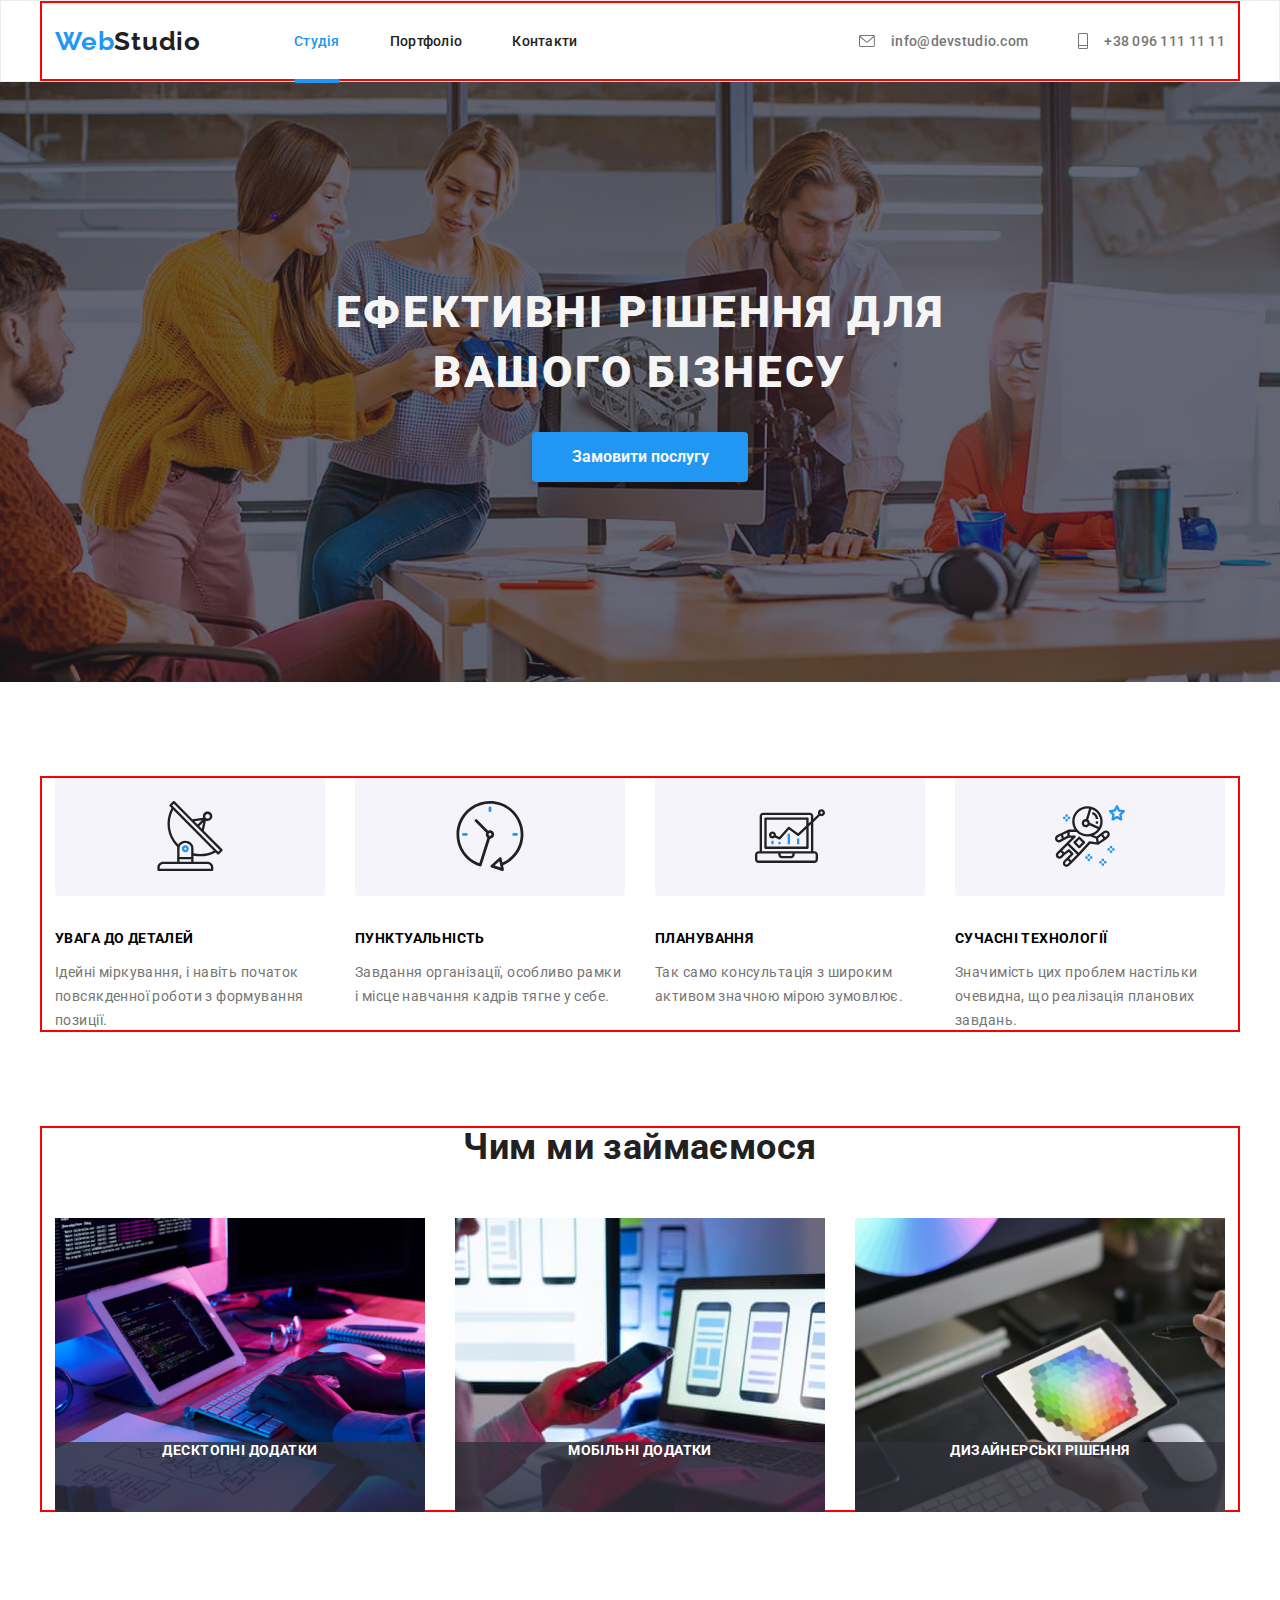
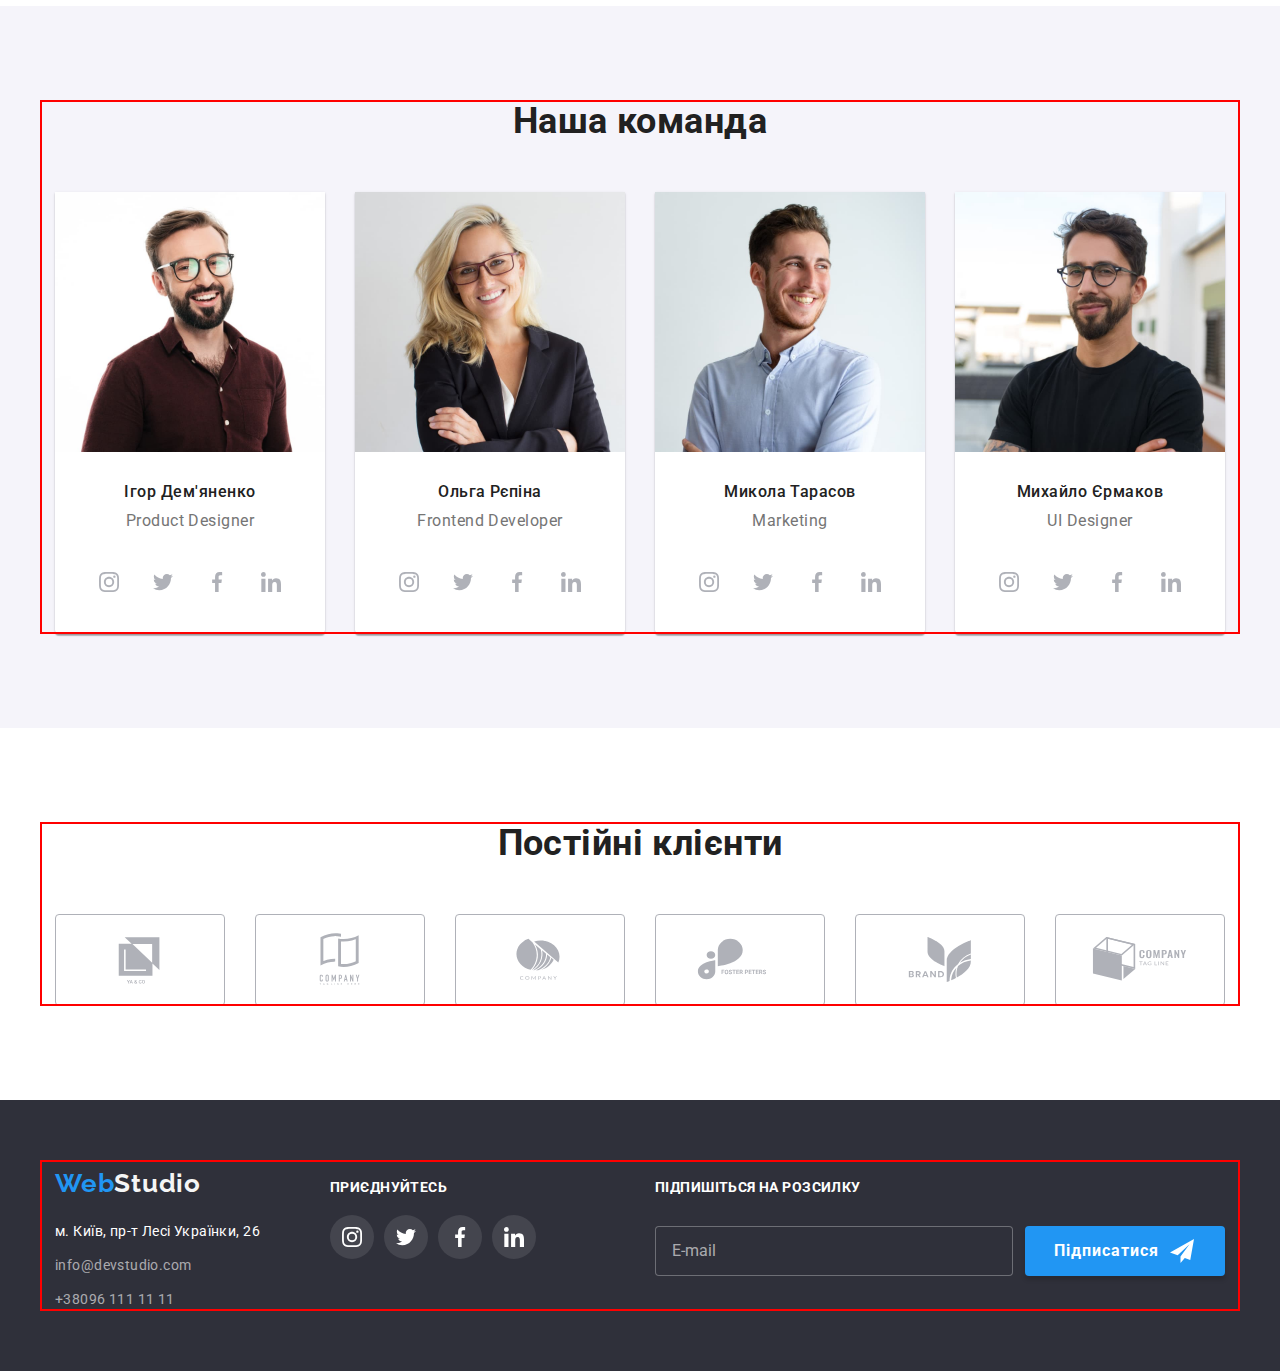
<file: index.html>
<!DOCTYPE html>
<html lang="uk">
  <head>
    <meta charset="UTF-8" />
    <meta http-equiv="X-UA-Compatible" content="IE=edge" />
    <meta name="viewport" content="width=device-width, initial-scale=1.0" />
    <title>Web Studio</title>
    <link rel="preconnect" href="https://fonts.googleapis.com" />
    <link rel="preconnect" href="https://fonts.gstatic.com" crossorigin />
    <link
      href="https://fonts.googleapis.com/css2?family=Raleway:wght@700&family=Roboto:wght@400;500;700;900&display=swap"
      rel="stylesheet"
    />
    <link
      rel="stylesheet"
      href="https://cdn.jsdelivr.net/npm/modern-normalize@1.1.0/modern-normalize.min.css"
    />
    <link rel="stylesheet" href="./css/styles.css" />
  </head>

  <body>
    <header class="page-header">
      <nav class="conteiner nav">
        <a class="logo-link" href="">Web<span class="logo-header">Studio</span></a>

        <ul class="list-nav">
          <li class="list-item">
            <a class="link studia current" href="./index.html">Студія</a>
          </li>
          <li class="list-item">
            <a class="link portfolio" href="./portfolio.html">Портфоліо</a>
          </li>
          <li class="list-item">
            <a class="link" href="Контакти">Контакти</a>
          </li>
        </ul>

        <ul class="list-contats">
          <li class="item">
            <div class="icon-contact"
              ><a class="contacts-link link" href="info@devstudio.com"
                ><svg class="contacts-icon" width="16px" height="12px">
                  <use href="./img/icomoon/icons.svg#mail"></use>
                </svg>
                info@devstudio.com</a
              ></div
            ></li
          >
          <li class="item"
            ><div class="icon-contact"
              ><a class="contacts-link link" href="+380961111111"
                ><svg class="contacts-icon" width="10px" height="16px">
                  <use href="./img/icomoon/icons.svg#phone"></use>
                </svg>
                +38 096 111 11 11</a
              ></div
            ></li
          >
        </ul>
      </nav>
    </header>

    <main>
      <!--Hero section-->
      <section class="hero">
        <div class="overlay">
          <h1 class="title">Ефективні рішення для вашого бізнесу</h1>
          <button data-modal-open class="btn" type="button">Замовити послугу</button>
        </div>
      </section>

      <!--Чим ми займаємося-->
      <section class="propriet">
        <div class="conteiner">
          <h2 class="visually-hidden">Особливості</h2>

          <ul class="feature">
            <li class="item icon-antena">
              <h3 class="title">Увага до деталей</h3>
              <p class="description"
                >Ідейні міркування, і навіть початок повсякденної роботи з формування позиції.
              </p>
            </li>

            <li class="item icon-clock">
              <h3 class="title">Пунктуальність</h3>
              <p class="description"
                >Завдання організації, особливо рамки і місце навчання кадрів тягне у себе.
              </p>
            </li>

            <li class="item icon-diagram">
              <h3 class="title">Планування</h3>
              <p class="description"
                >Так само консультація з широким активом значною мірою зумовлює.</p
              >
            </li>

            <li class="item icon-astronaut">
              <h3 class="title">Сучасні технології</h3>

              <p class="description"
                >Значимість цих проблем настільки очевидна, що реалізація планових завдань.
              </p>
            </li>
          </ul>
        </div>
      </section>

      <!--GalLerry-->
      <section class="section-wraper">
        <div class="conteiner wraper">
          <h2 class="title">Чим ми займаємося</h2>
          <ul class="list-duty">
            <li class="skills">
              <img class="img" src="./img/verstka.jpg" alt="верстка" width="370" height="294" /><div
                class="label-thumb"
                ><h3 class="label-title">Десктопні додатки</h3></div
              >
            </li>
            <li class="skills">
              <img class="img" src="./img/designer.jpg" alt="дизайн" width="370" height="294" /><div
                class="label-thumb"
                ><h3 class="label-title">Мобільні додатки</h3></div
              >
            </li>
            <li class="skills">
              <img class="img" src="./img/test.jpg" alt="тестування" width="370" height="294" /><div
                class="label-thumb"
                ><h3 class="label-title">Дизайнерські рішення</h3></div
              >
            </li>
          </ul>
        </div>
      </section>

      <!--Наша команда-->

      <section class="section-team">
        <div class="conteiner wraper"
          ><h2 class="title"> Наша команда</h2>
          <ul class="our-team">
            <li class="item">
              <img
                class="img"
                src="./img/product.jpg"
                alt="Ігор Дем'яненко"
                width="270"
                height="260"
              />
              <div class="name">
                <h3 class="team-name">Ігор Дем'яненко</h3>
                <p class="descr">Product Designer</p>
                <ul class="socials list">
                  <li class="socials-item">
                    <a
                      class="socials-link link"
                      href="https://instagram.com"
                      target="_blank"
                      rel="noopener noreferrer"
                      aria-label="Instagram"
                    >
                      <svg class="socials-icon" width="20" height="20">
                        <use href="./img/icomoon/icons.svg#instagram"></use>
                      </svg>
                    </a>
                  </li>
                  <li class="socials-item">
                    <a
                      class="socials-link link"
                      href="https://twitter.com"
                      aria-label="Twitter"
                      target="_blank"
                      rel="noopener noreferrer"
                    >
                      <svg class="socials-icon" width="20" height="20">
                        <use href="./img/icomoon/icons.svg#twitter"></use>
                      </svg>
                    </a>
                  </li>
                  <li class="socials-item">
                    <a
                      class="socials-link link"
                      href="https://facebook.com"
                      aria-label="Facebook"
                      target="_blank"
                      rel="noopener noreferrer"
                    >
                      <svg class="socials-icon" width="20" height="20">
                        <use href="./img/icomoon/icons.svg#facebook"></use>
                      </svg>
                    </a>
                  </li>
                  <li class="socials-item">
                    <a
                      class="socials-link link"
                      href="https://linkedin.com"
                      aria-label="LinkedIn"
                      target="_blank"
                      rel="noopener noreferrer"
                    >
                      <svg class="socials-icon" width="20" height="20">
                        <use href="./img/icomoon/icons.svg#linkedin"></use>
                      </svg>
                    </a>
                  </li>
                </ul>
              </div>
            </li>

            <li class="item">
              <img
                class="img"
                src="./img/frontend.jpg"
                alt="Ольга Рєпіна"
                width="270"
                height="260"
              />
              <div class="name">
                <h3 class="team-name">Ольга Рєпіна</h3>
                <p class="descr">Frontend Developer</p>
                <ul class="socials list">
                  <li class="socials-item">
                    <a
                      class="socials-link link"
                      href="https://instagram.com"
                      target="_blank"
                      rel="noopener noreferrer"
                      aria-label="Instagram"
                    >
                      <svg class="socials-icon" width="20" height="20">
                        <use href="./img/icomoon/icons.svg#instagram"></use>
                      </svg>
                    </a>
                  </li>
                  <li class="socials-item">
                    <a
                      class="socials-link link"
                      href="https://twitter.com"
                      aria-label="Twitter"
                      target="_blank"
                      rel="noopener noreferrer"
                    >
                      <svg class="socials-icon" width="20" height="20">
                        <use href="./img/icomoon/icons.svg#twitter"></use>
                      </svg>
                    </a>
                  </li>
                  <li class="socials-item">
                    <a
                      class="socials-link link"
                      href="https://facebook.com"
                      aria-label="Facebook"
                      target="_blank"
                      rel="noopener noreferrer"
                    >
                      <svg class="socials-icon" width="20" height="20">
                        <use href="./img/icomoon/icons.svg#facebook"></use>
                      </svg>
                    </a>
                  </li>
                  <li class="socials-item">
                    <a
                      class="socials-link link"
                      href="https://linkedin.com"
                      aria-label="LinkedIn"
                      target="_blank"
                      rel="noopener noreferrer"
                    >
                      <svg class="socials-icon" width="20" height="20">
                        <use href="./img/icomoon/icons.svg#linkedin"></use>
                      </svg>
                    </a>
                  </li>
                </ul>
              </div>
            </li>

            <li class="item">
              <img
                class="img"
                src="./img/marketing.jpg"
                alt="Микола Тарасов"
                width="270"
                height="260"
              />
              <div class="name">
                <h3 class="team-name">Микола Тарасов</h3>
                <p class="descr">Marketing</p>
                <ul class="socials list">
                  <li class="socials-item">
                    <a
                      class="socials-link link"
                      href="https://instagram.com"
                      target="_blank"
                      rel="noopener noreferrer"
                      aria-label="Instagram"
                    >
                      <svg class="socials-icon" width="20" height="20">
                        <use href="./img/icomoon/icons.svg#instagram"></use>
                      </svg>
                    </a>
                  </li>
                  <li class="socials-item">
                    <a
                      class="socials-link link"
                      href="https://twitter.com"
                      aria-label="Twitter"
                      target="_blank"
                      rel="noopener noreferrer"
                    >
                      <svg class="socials-icon" width="20" height="20">
                        <use href="./img/icomoon/icons.svg#twitter"></use>
                      </svg>
                    </a>
                  </li>
                  <li class="socials-item">
                    <a
                      class="socials-link link"
                      href="https://facebook.com"
                      aria-label="Facebook"
                      target="_blank"
                      rel="noopener noreferrer"
                    >
                      <svg class="socials-icon" width="20" height="20">
                        <use href="./img/icomoon/icons.svg#facebook"></use>
                      </svg>
                    </a>
                  </li>
                  <li class="socials-item">
                    <a
                      class="socials-link link"
                      href="https://linkedin.com"
                      aria-label="LinkedIn"
                      target="_blank"
                      rel="noopener noreferrer"
                    >
                      <svg class="socials-icon" width="20" height="20">
                        <use href="./img/icomoon/icons.svg#linkedin"></use>
                      </svg>
                    </a>
                  </li>
                </ul>
              </div>
            </li>

            <li class="item">
              <img
                class="img"
                src="./img/design.jpg"
                alt="Михайло Єрмаков"
                width="270"
                height="260"
              />
              <div class="name">
                <h3 class="team-name">Михайло Єрмаков</h3>
                <p class="descr">UI Designer</p>
                <ul class="socials list">
                  <li class="socials-item">
                    <a
                      class="socials-link link"
                      href="https://instagram.com"
                      target="_blank"
                      rel="noopener noreferrer"
                      aria-label="Instagram"
                    >
                      <svg class="socials-icon" width="20" height="20">
                        <use href="./img/icomoon/icons.svg#instagram"></use>
                      </svg>
                    </a>
                  </li>
                  <li class="socials-item">
                    <a
                      class="socials-link link"
                      href="https://twitter.com"
                      aria-label="Twitter"
                      target="_blank"
                      rel="noopener noreferrer"
                    >
                      <svg class="socials-icon" width="20" height="20">
                        <use href="./img/icomoon/icons.svg#twitter"></use>
                      </svg>
                    </a>
                  </li>
                  <li class="socials-item">
                    <a
                      class="socials-link link"
                      href="https://facebook.com"
                      aria-label="Facebook"
                      target="_blank"
                      rel="noopener noreferrer"
                    >
                      <svg class="socials-icon" width="20" height="20">
                        <use href="./img/icomoon/icons.svg#facebook"></use>
                      </svg>
                    </a>
                  </li>
                  <li class="socials-item">
                    <a
                      class="socials-link link"
                      href="https://linkedin.com"
                      aria-label="LinkedIn"
                      target="_blank"
                      rel="noopener noreferrer"
                    >
                      <svg class="socials-icon" width="20" height="20">
                        <use href="./img/icomoon/icons.svg#linkedin"></use>
                      </svg>
                    </a>
                  </li>
                </ul>
              </div>
            </li>
          </ul>
        </div>
      </section>
      <section class="client">
        <div class="conteiner">
          <h2 class="title"> Постійні клієнти</h2>
          <ul class="client-list">
            <li class="client-icon"
              ><a class="client-link link" href
                ><svg class="clients-icon" width="106px" height="60px">
                  <use href="./img/icomoon/icons.svg#union"></use></svg
              ></a>
            </li>
            <li class="client-icon"
              ><a class="client-link link" href
                ><svg class="clients-icon" width="106px" height="60px">
                  <use href="./img/icomoon/icons.svg#company"></use></svg
              ></a>
            </li>
            <li class="client-icon"
              ><a class="client-link link" href
                ><svg class="clients-icon" width="106px" height="60px">
                  <use href="./img/icomoon/icons.svg#comp"></use></svg
              ></a>
            </li>
            <li class="client-icon"
              ><a class="client-link link" href
                ><svg class="clients-icon" width="106px" height="60px">
                  <use href="./img/icomoon/icons.svg#foster"></use></svg
              ></a>
            </li>
            <li class="client-icon"
              ><a class="client-link link" href
                ><svg class="clients-icon" width="106px" height="60px">
                  <use href="./img/icomoon/icons.svg#brand"></use></svg
              ></a>
            </li>
            <li class="client-icon"
              ><a class="client-link link" href
                ><svg class="clients-icon" width="106px" height="60px">
                  <use href="./img/icomoon/icons.svg#teg"></use></svg
              ></a>
            </li>
          </ul>
        </div>
      </section>
    </main>

    <!--adress-->

    <footer class="footer">
      <div class="conteiner flex-container">
        <div class="contacts">
          <a class="logo-link" href="/index.html">Web<span class="logo-footer">Studio</span></a>

          <address class="contacts-addres">
            <ul>
              <li class="list-item">
                <a
                  class="link-adress link"
                  href="https://goo.gl/maps/QBtDgZ8n4gNLvhWR7"
                  target="_blank"
                  rel="noopener no referrer "
                  >м. Київ, пр-т Лесі Українки, 26</a
                >
              </li>
              <li class="list-item">
                <a class="link-footer" href="mailto:info@devstudio.com">info@devstudio.com</a>
              </li>
              <li class="list-item">
                <a class="link-footer" href="tel:+380961111111">+38096 111 11 11</a>
              </li>
            </ul>
          </address>
        </div>
        <div class="conteiner-socials">
          <p class="footer-aten">приєднуйтесь</p>

          <ul class="footer-socials list">
            <li class="socials-item">
              <a
                class="socials-link-f link"
                href="https://instagram.com"
                target="_blank"
                rel="noopener noreferrer"
                aria-label="Instagram"
              >
                <svg class="socials-icon" width="20" height="20">
                  <use href="./img/icomoon/icons.svg#instagram"></use>
                </svg>
              </a>
            </li>
            <li class="socials-item">
              <a
                class="socials-link-f link"
                href="https://twitter.com"
                aria-label="Twitter"
                target="_blank"
                rel="noopener noreferrer"
              >
                <svg class="socials-icon" width="20" height="20">
                  <use href="./img/icomoon/icons.svg#twitter"></use>
                </svg>
              </a>
            </li>
            <li class="socials-item">
              <a
                class="socials-link-f link"
                href="https://facebook.com"
                aria-label="Facebook"
                target="_blank"
                rel="noopener noreferrer"
              >
                <svg class="socials-icon" width="20" height="20">
                  <use href="./img/icomoon/icons.svg#facebook"></use>
                </svg>
              </a>
            </li>
            <li class="socials-item">
              <a
                class="socials-link-f link"
                href="https://linkedin.com"
                aria-label="LinkedIn"
                target="_blank"
                rel="noopener noreferrer"
              >
                <svg class="socials-icon" width="20" height="20">
                  <use href="./img/icomoon/icons.svg#linkedin"></use>
                </svg>
              </a>
            </li>
          </ul>
        </div>
          <div class="footer-submit">
            <p class="footer-submit-text">Підпишіться на розсилку</p>
            <form class="footer-submit-form">
              <label class="footer-submit-label" for="submit-mail"></label>
              <input class="footer-submit-input" type="email" name="submit-mail" id="submit-mail" placeholder="E-mail">
              <button class="footer-submit-btn" type="submit">
              Підписатися<svg class="send" width="24" height="24">
                  <use href="./img/icomoon/icons.svg#send"></use>
                </svg></button>
            </form>
          </div>
      </div>
    </footer>
    <div class="backdrop is-hidden" data-modal>
      <div class="modal">
        <button data-modal-close class="modal-btn" type="button"
          ><svg class="modal-icon" width="18" height="18">
            <use href="./img/icomoon/icons.svg#close"></use></svg
        ></button>
        <form name="form" class="form">
            <strong class="form-title">Залиште свої дані, ми вам передзвонимо</strong>
                 
            <div class="form-group">
              <label class="label" for="name">Ім'я</label>
              <input class="field" type="text" name="name" id="name">
              <svg class="f-icon" width="12" height="12">
                <use
                    href="./img/icomoon/icons.svg#person"
                ></use>
              </svg>
            </div>
            <div class="form-group">
              <label class="label" for="tel">Телефон</label>
              <input class="field" type="tel" name="tel" id="tel">
              <svg class="f-icon" width="12" height="12">
                <use
                    href="./img/icomoon/icons.svg#phone-f"
                ></use>
              </svg>
            </div>
            <div class="form-group">
              <label class="label" for="email">Пошта</label>
              <input class="field" type="email" name="email" id="email">
              <svg class="f-icon" width="12" height="12">
                <use
                    href="./img/icomoon/icons.svg#email-f"
                ></use>
              </svg>
            </div>
            <div class="form-group">
              <label class="label" for="comment">Коментар</label>
              <textarea class="comment" name="comment" id="comment" rows="9" placeholder="Введите текст"></textarea>
            </div>
            <div class="form-field-chek">
              
              <label class="policy-label" for="policy"></a> 
                <input class="form-checkbox" type="checkbox" name="policy" id="policy">
                <span class="icon-chek"></span>
                Погоджуюся з розсилкою та приймаю <a class="policy-link" href="">Условия договора</a>
              </label>
              
            </div>
            <button class="form-btn" type="submit">Відправити</button>
        </form>
      </div>
    </div>
    <script src="./js/modal.js"></script>
  </body>
</html>
</file>
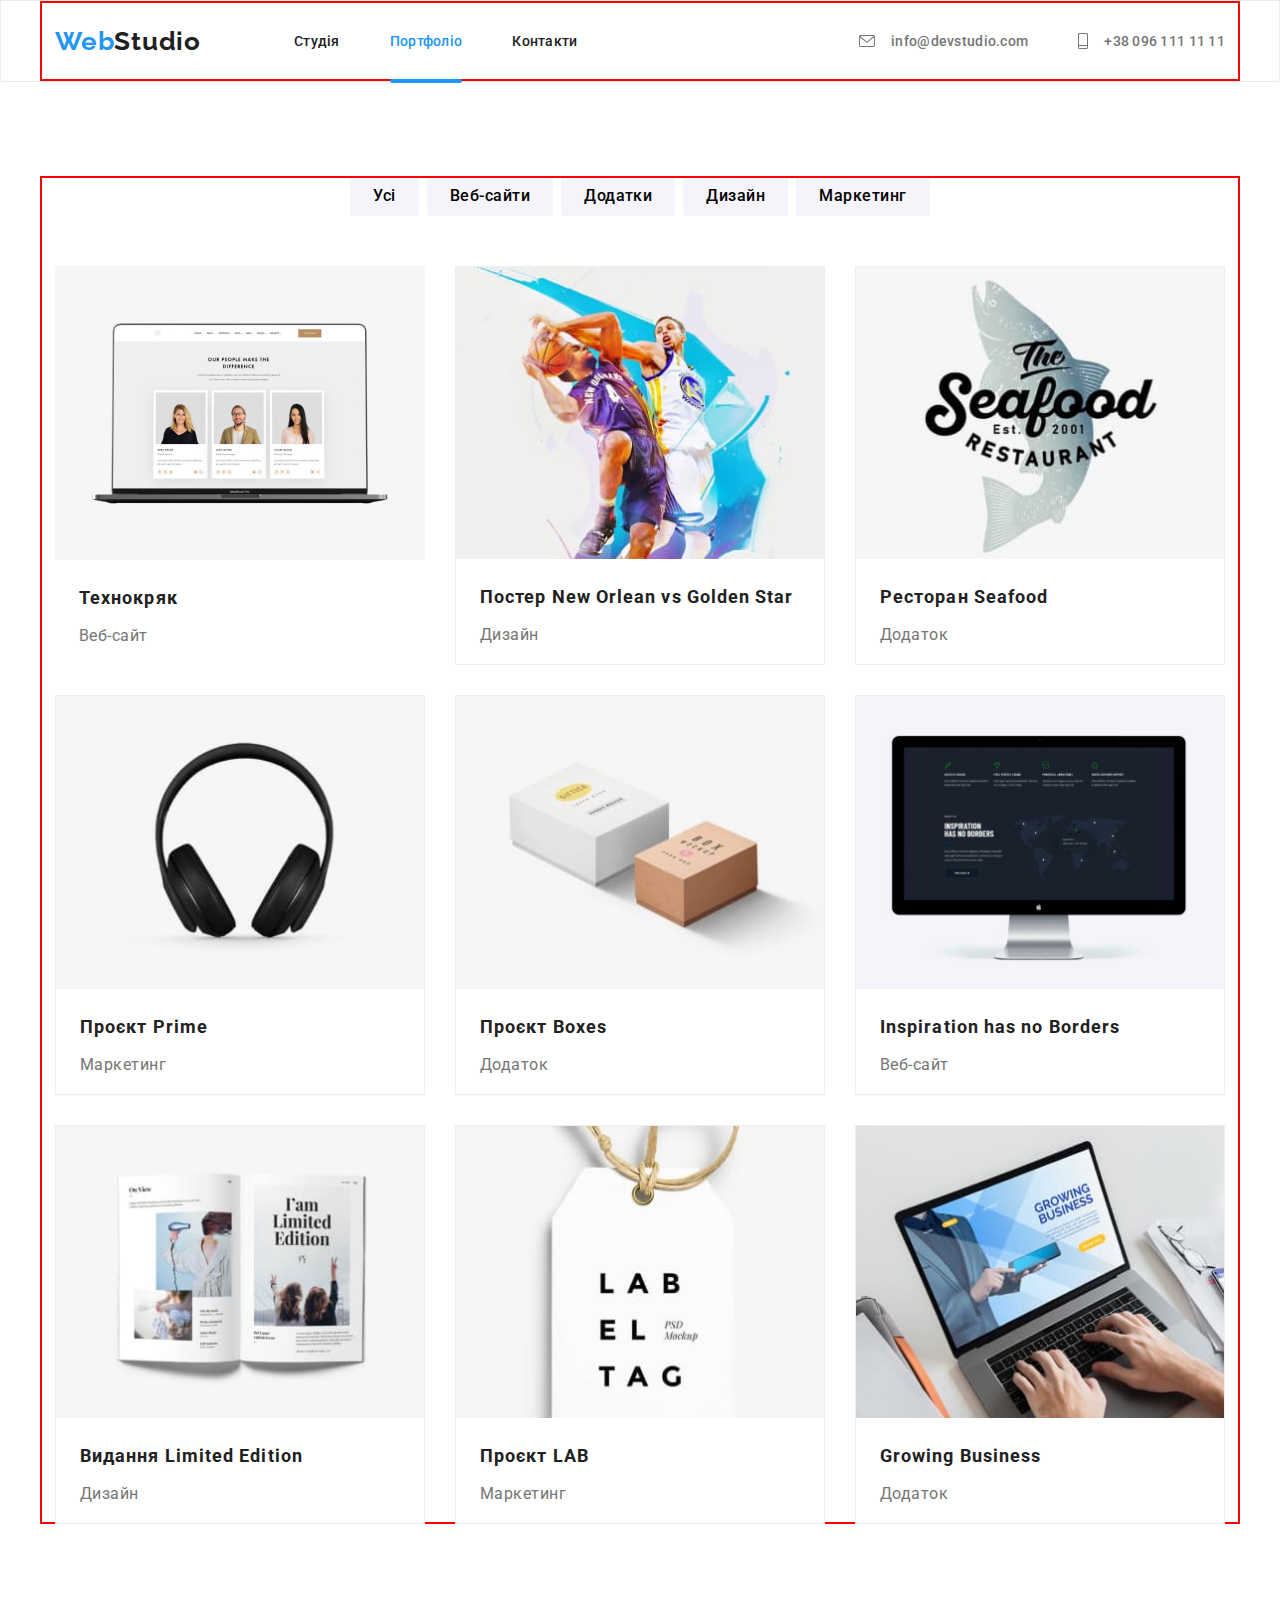
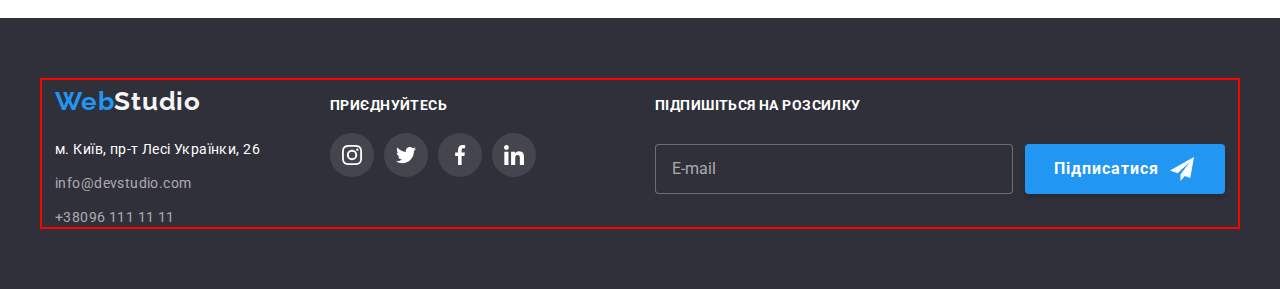
<file: portfolio.html>
<!DOCTYPE html>
<html lang="uk">
  <head>
    <meta charset="UTF-8" />
    <meta http-equiv="X-UA-Compatible" content="IE=edge" />
    <meta name="viewport" content="width=device-width, initial-scale=1.0" />
    <title>Web Studio</title>
    <link rel="preconnect" href="https://fonts.googleapis.com" />
    <link rel="preconnect" href="https://fonts.gstatic.com" crossorigin />
    <link
      href="https://fonts.googleapis.com/css2?family=Raleway:wght@700&family=Roboto:wght@400;500;700;900&display=swap"
      rel="stylesheet"
    />
    <link
      rel="stylesheet"
      href="https://cdn.jsdelivr.net/npm/modern-normalize@1.1.0/modern-normalize.min.css"
    />
    <link rel="stylesheet" href="./css/styles.css" />
  </head>

  <body>
    <header class="page-header">
      <nav class="conteiner nav">
        <a class="logo-link" href="./index.html">Web<span class="logo-header">Studio</span></a>

        <ul class="list-nav">
          <li class="list-item">
            <a class="link studia" href="./index.html">Студія</a>
          </li>
          <li class="list-item">
            <a class="link portfolio current" href="./portfolio.html">Портфоліо</a>
          </li>
          <li class="list-item">
            <a class="link" href="Контакти">Контакти</a>
          </li>
        </ul>

        <ul class="list-contats">
          <li class="item">
            <div class="icon-contact"
              ><a class="contacts-link link" href="info@devstudio.com"
                ><svg class="contacts-icon" width="16px" height="12px">
                  <use href="./img/icomoon/icons.svg#mail"></use>
                </svg>
                info@devstudio.com</a
              ></div
            ></li
          >
          <li class="item"
            ><div class="icon-contact"
              ><a class="contacts-link link" href="+380961111111"
                ><svg class="contacts-icon" width="10px" height="16px">
                  <use href="./img/icomoon/icons.svg#phone"></use>
                </svg>
                +38 096 111 11 11</a
              ></div
            ></li
          >
        </ul>
      </nav>
    </header>

    <main>
      <section class="section-app">
        <div class="conteiner portfolio">
          <h1 class="visually-hidden">portfolio</h1>
          <ul class="filtrs">
            <li class="item">
              <button class="button" type="button"><span>Усі</span></button>
            </li>
            <li class="item">
              <button class="button" type="button">Веб-сайти</button>
            </li>
            <li class="item">
              <button class="button" type="button">Додатки</button>
            </li>
            <li class="item">
              <button class="button" type="button">Дизайн</button>
            </li>
            <li class="item">
              <button class="button" type="button">Маркетинг</button>
            </li>
          </ul>

          <ul class="proect one">
            <li class="list-item-proect flex">
              <a class="project-link link" href>
                <div class="project-thumb">
                  <img class="img" src="./img/techo.jpg" alt="Технокряк" width="370" height="294" />
                  <div class="overlay-desc">
                    <p class="text"
                      >Ресурс пропонує комплексні пропозиції з різним рівнем функціоналу та
                      сервісів. Все це дозволить відвідувачу отримати вичерпні відомості про
                      компанію чи приватну особу.
                    </p>
                  </div>
                </div>

                <div class="port">
                  <h2 class="tittle">Технокряк</h2>
                  <p class="des">Веб-сайт</p>
                </div>
              </a>
            </li>

            <li class="list-item flex">
              <a class="project-link link" href>
                <div class="project-thumb">
                  <img
                    class="img"
                    src="./img/sports.jpg "
                    alt="Постер New Orlean vs Golden Star"
                    width="370"
                    height="294"
                  /><div class="overlay-desc"
                    ><p class="text"
                      >Ресурс пропонує комплексні пропозиції з різним рівнем функціоналу та
                      сервісів. Все це дозволить відвідувачу отримати вичерпні відомості про
                      компанію чи приватну особу.</p
                    ></div
                  >
                </div>

                <div class="port"
                  ><h2 class="tittle">Постер New Orlean vs Golden Star</h2>
                  <p class="des">Дизайн</p>
                </div>
              </a>
            </li>

            <li class="list-item flex">
              <a class="project-link link" href>
                <div class="project-thumb"
                  ><img
                    class="img"
                    src="./img/searood.jpg"
                    alt="Ресторан Seafood"
                    width="370"
                    height="294"
                  /><div class="overlay-desc"
                    ><p class="text"
                      >Ресурс пропонує комплексні пропозиції з різним рівнем функціоналу та
                      сервісів. Все це дозволить відвідувачу отримати вичерпні відомості про
                      компанію чи приватну особу.</p
                    ></div
                  ></div
                >

                <div class="port"
                  ><h2 class="tittle">Ресторан Seafood</h2>
                  <p class="des">Додаток</p>
                </div>
              </a>
            </li>
            <li class="list-item flex">
              <a class="project-link link" href>
                <div class="project-thumb"
                  ><img
                    class="img"
                    src="./img/prime.jpg"
                    alt="Проєкт Prime"
                    width="370"
                    height="294"
                  /><div class="overlay-desc"
                    ><p class="text"
                      >Ресурс пропонує комплексні пропозиції з різним рівнем функціоналу та
                      сервісів. Все це дозволить відвідувачу отримати вичерпні відомості про
                      компанію чи приватну особу.</p
                    ></div
                  ></div
                >

                <div class="port"
                  ><h2 class="tittle">Проєкт Prime</h2>
                  <p class="des">Маркетинг</p>
                </div>
              </a>
            </li>
            <li class="list-item flex">
              <a class="project-link link" href>
                <div class="project-thumb"
                  ><img
                    class="img"
                    src="./img/boxes.jpg"
                    alt="Проєкт Boxes"
                    width="370"
                    height="294"
                  /><div class="overlay-desc"
                    ><p class="text"
                      >Ресурс пропонує комплексні пропозиції з різним рівнем функціоналу та
                      сервісів. Все це дозволить відвідувачу отримати вичерпні відомості про
                      компанію чи приватну особу.</p
                    ></div
                  ></div
                >

                <div class="port"
                  ><h2 class="tittle">Проєкт Boxes</h2>
                  <p class="des">Додаток</p>
                </div>
              </a>
            </li>

            <li class="list-item flex">
              <a class="project-link link" href>
                <div class="project-thumb"
                  ><img
                    class="img"
                    src="./img/websait.jpg "
                    alt="Inspiration has no Borders"
                    width="370"
                    height="294"
                  /><div class="overlay-desc"
                    ><p class="text"
                      >Ресурс пропонує комплексні пропозиції з різним рівнем функціоналу та
                      сервісів. Все це дозволить відвідувачу отримати вичерпні відомості про
                      компанію чи приватну особу.</p
                    ></div
                  ></div
                >

                <div class="port"
                  ><h2 class="tittle">Inspiration has no Borders</h2>
                  <p class="des">Веб-сайт</p>
                </div>
              </a>
            </li>

            <li class="list-item flex">
              <a class="project-link link" href>
                <div class="project-thumb"
                  ><img
                    class="img"
                    src="./img/edition.jpg"
                    alt="Видання Limited Edition"
                    width="370"
                    height="294"
                  /><div class="overlay-desc"
                    ><p class="text"
                      >Ресурс пропонує комплексні пропозиції з різним рівнем функціоналу та
                      сервісів. Все це дозволить відвідувачу отримати вичерпні відомості про
                      компанію чи приватну особу.</p
                    ></div
                  ></div
                >

                <div class="port"
                  ><h2 class="tittle">Видання Limited Edition</h2>
                  <p class="des">Дизайн</p>
                </div>
              </a>
            </li>

            <li class="list-item flex">
              <a class="project-link link" href>
                <div class="project-thumb"
                  ><img
                    class="img"
                    src="./img/proect.jpg"
                    alt="Михайло Єрмаков"
                    width="370"
                    height="294"
                  /><div class="overlay-desc"
                    ><p class="text"
                      >Ресурс пропонує комплексні пропозиції з різним рівнем функціоналу та
                      сервісів. Все це дозволить відвідувачу отримати вичерпні відомості про
                      компанію чи приватну особу.</p
                    ></div
                  ></div
                >

                <div class="port">
                  <h2 class="tittle">Проєкт LAB</h2>
                  <p class="des">Маркетинг</p>
                </div>
              </a>
            </li>

            <li class="list-item flex">
              <a class="project-link link" href>
                <div class="project-thumb"
                  ><img
                    class="img"
                    src="./img/bussines.jpg"
                    alt="Михайло Єрмаков"
                    width="370"
                    height="294"
                  /><div class="overlay-desc"
                    ><p class="text"
                      >Ресурс пропонує комплексні пропозиції з різним рівнем функціоналу та
                      сервісів. Все це дозволить відвідувачу отримати вичерпні відомості про
                      компанію чи приватну особу.</p
                    ></div
                  ></div
                >

                <div class="port">
                  <h2 class="tittle">Growing Business</h2>
                  <p class="des">Додаток</p>
                </div>
              </a>
            </li>
          </ul>
        </div>
      </section>
    </main>

    <!--adress-->

    <footer class="footer">
      <div class="conteiner flex-container">
        <div class="contacts">
          <a class="logo-link" href="/index.html">Web<span class="logo-footer">Studio</span></a>

          <address class="contacts-addres">
            <ul>
              <li class="list-item">
                <a
                  class="link-adress link"
                  href="https://goo.gl/maps/QBtDgZ8n4gNLvhWR7"
                  target="_blank"
                  rel="noopener no referrer "
                  >м. Київ, пр-т Лесі Українки, 26</a
                >
              </li>
              <li class="list-item">
                <a class="link-footer" href="mailto:info@devstudio.com">info@devstudio.com</a>
              </li>
              <li class="list-item">
                <a class="link-footer" href="tel:+380961111111">+38096 111 11 11</a>
              </li>
            </ul>
          </address>
        </div>
        <div class="conteiner-socials">
          <p class="footer-aten">приєднуйтесь</p>

          <ul class="footer-socials list">
            <li class="socials-item">
              <a
                class="socials-link-f link"
                href="https://instagram.com"
                target="_blank"
                rel="noopener noreferrer"
                aria-label="Instagram"
              >
                <svg class="socials-icon" width="20" height="20">
                  <use href="./img/icomoon/icons.svg#instagram"></use>
                </svg>
              </a>
            </li>
            <li class="socials-item">
              <a
                class="socials-link-f link"
                href="https://twitter.com"
                aria-label="Twitter"
                target="_blank"
                rel="noopener noreferrer"
              >
                <svg class="socials-icon" width="20" height="20">
                  <use href="./img/icomoon/icons.svg#twitter"></use>
                </svg>
              </a>
            </li>
            <li class="socials-item">
              <a
                class="socials-link-f link"
                href="https://facebook.com"
                aria-label="Facebook"
                target="_blank"
                rel="noopener noreferrer"
              >
                <svg class="socials-icon" width="20" height="20">
                  <use href="./img/icomoon/icons.svg#facebook"></use>
                </svg>
              </a>
            </li>
            <li class="socials-item">
              <a
                class="socials-link-f link"
                href="https://linkedin.com"
                aria-label="LinkedIn"
                target="_blank"
                rel="noopener noreferrer"
              >
                <svg class="socials-icon" width="20" height="20">
                  <use href="./img/icomoon/icons.svg#linkedin"></use>
                </svg>
              </a>
            </li>
          </ul>
        </div>
        <div class="footer-submit">
          <p class="footer-submit-text">Підпишіться на розсилку</p>
          <div class="footer-submit-form">
            <label class="footer-submit-label" for="submit-mail"></label>
            <input
              class="footer-submit-input"
              type="email"
              name="submit-mail"
              id="submit-mail"
              placeholder="E-mail"
            />
            <button class="footer-submit-btn" type="submit">
              Підписатися<svg class="send" width="24" height="24">
                <use href="./img/icomoon/icons.svg#send"></use></svg
            ></button>
          </div>
        </div>
      </div>
    </footer>
  </body>
</html>
</file>
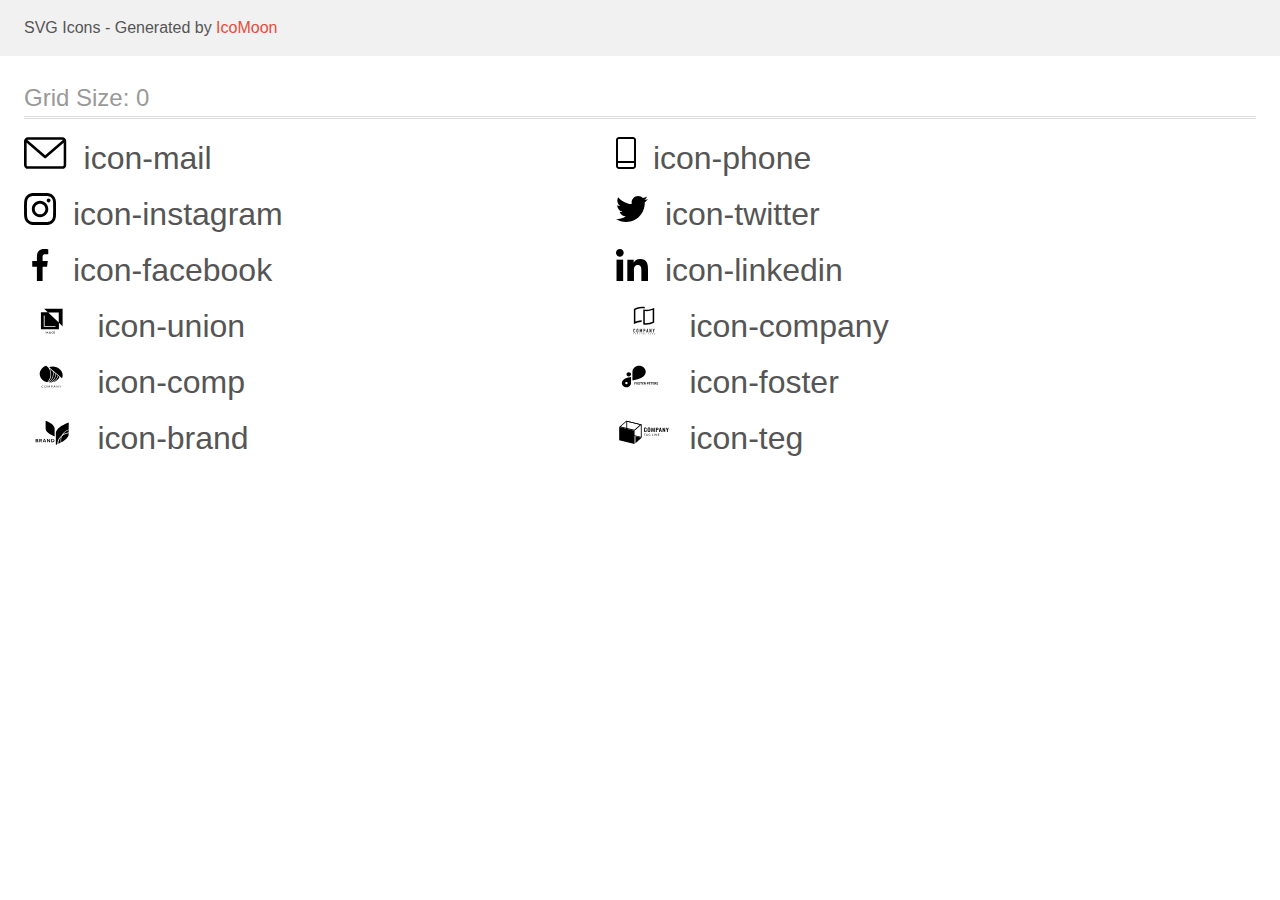
<file: img/icomoon/demo.html>
<!doctype html>
<html>
<head>
    <title>IcoMoon - SVG Icons</title>
    <meta charset="utf-8">
    <meta name="viewport" content="width=device-width, initial-scale=1">
    <link rel="stylesheet" href="demo-files/demo.css">
    <link rel="stylesheet" href="style.css">
</head>
<body>
<svg aria-hidden="true" style="position: absolute; width: 0; height: 0; overflow: hidden;" version="1.1" xmlns="http://www.w3.org/2000/svg" xmlns:xlink="http://www.w3.org/1999/xlink">
<defs>
<symbol id="icon-mail" viewBox="0 0 43 32">
<path d="M38.667 0h-34.667c-2.206 0-4 1.794-4 4v24c0 2.206 1.794 4 4 4h34.667c2.206 0 4-1.794 4-4v-24c0-2.206-1.794-4-4-4v0zM38.667 2.667c0.181 0 0.353 0.038 0.511 0.103l-17.844 15.466-17.844-15.466c0.158-0.066 0.33-0.103 0.511-0.103h34.667zM38.667 29.333h-34.667c-0.736 0-1.333-0.598-1.333-1.333v-22.413l17.793 15.421c0.251 0.217 0.563 0.326 0.874 0.326s0.622-0.108 0.874-0.326l17.793-15.421v22.413c0 0.736-0.598 1.333-1.333 1.333v0z"></path>
</symbol>
<symbol id="icon-phone" viewBox="0 0 20 32">
<path d="M17 0h-14c-1.654 0-3 1.346-3 3v26c0 1.654 1.346 3 3 3h14c1.654 0 3-1.346 3-3v-26c0-1.654-1.346-3-3-3zM3 2h14c0.552 0 1 0.448 1 1v21h-16v-21c0-0.552 0.448-1 1-1zM17 30h-14c-0.552 0-1-0.448-1-1v-3h16v3c0 0.552-0.448 1-1 1z"></path>
</symbol>
<symbol id="icon-instagram" viewBox="0 0 32 32">
<path d="M31.969 9.408c-0.075-1.7-0.35-2.869-0.744-3.882-0.406-1.075-1.032-2.038-1.851-2.838-0.8-0.813-1.769-1.444-2.832-1.844-1.019-0.394-2.182-0.669-3.882-0.744-1.713-0.081-2.257-0.1-6.601-0.1s-4.888 0.019-6.595 0.094c-1.7 0.075-2.869 0.35-3.882 0.744-1.075 0.406-2.038 1.031-2.838 1.85-0.813 0.8-1.444 1.769-1.844 2.832-0.394 1.019-0.669 2.182-0.744 3.882-0.081 1.713-0.1 2.257-0.1 6.601s0.019 4.888 0.094 6.595c0.075 1.7 0.35 2.869 0.744 3.882 0.406 1.075 1.038 2.038 1.85 2.838 0.8 0.813 1.769 1.444 2.832 1.844 1.019 0.394 2.182 0.669 3.882 0.744 1.706 0.075 2.25 0.094 6.595 0.094s4.888-0.019 6.595-0.094c1.7-0.075 2.869-0.35 3.882-0.744 2.151-0.832 3.851-2.532 4.682-4.682 0.394-1.019 0.669-2.182 0.744-3.882 0.075-1.707 0.094-2.251 0.094-6.595s-0.006-4.888-0.081-6.595zM29.087 22.473c-0.069 1.563-0.331 2.407-0.55 2.969-0.538 1.394-1.644 2.5-3.038 3.038-0.563 0.219-1.413 0.481-2.969 0.55-1.688 0.075-2.194 0.094-6.464 0.094s-4.782-0.019-6.464-0.094c-1.563-0.069-2.407-0.331-2.969-0.55-0.694-0.256-1.325-0.663-1.838-1.194-0.531-0.519-0.938-1.144-1.194-1.838-0.219-0.563-0.481-1.413-0.55-2.969-0.075-1.688-0.094-2.194-0.094-6.464s0.019-4.782 0.094-6.464c0.069-1.563 0.331-2.407 0.55-2.969 0.256-0.694 0.663-1.325 1.2-1.838 0.519-0.531 1.144-0.938 1.838-1.194 0.563-0.219 1.413-0.481 2.969-0.55 1.688-0.075 2.194-0.094 6.464-0.094 4.276 0 4.782 0.019 6.464 0.094 1.563 0.069 2.407 0.331 2.969 0.55 0.694 0.256 1.325 0.662 1.838 1.194 0.531 0.519 0.938 1.144 1.194 1.838 0.219 0.563 0.481 1.413 0.55 2.969 0.075 1.688 0.094 2.194 0.094 6.464s-0.019 4.77-0.094 6.458z"></path>
<path d="M16.059 7.783c-4.538 0-8.22 3.682-8.22 8.22s3.682 8.22 8.22 8.22c4.539 0 8.22-3.682 8.22-8.22s-3.682-8.22-8.22-8.22zM16.059 21.335c-2.944 0-5.332-2.388-5.332-5.332s2.388-5.332 5.332-5.332c2.944 0 5.332 2.388 5.332 5.332s-2.388 5.332-5.332 5.332z"></path>
<path d="M26.524 7.458c0 1.060-0.859 1.919-1.919 1.919s-1.919-0.859-1.919-1.919c0-1.060 0.859-1.919 1.919-1.919s1.919 0.859 1.919 1.919z"></path>
</symbol>
<symbol id="icon-twitter" viewBox="0 0 32 32">
<path d="M32 6.078c-1.19 0.522-2.458 0.868-3.78 1.036 1.36-0.812 2.398-2.088 2.886-3.626-1.268 0.756-2.668 1.29-4.16 1.588-1.204-1.282-2.92-2.076-4.792-2.076-3.632 0-6.556 2.948-6.556 6.562 0 0.52 0.044 1.020 0.152 1.496-5.454-0.266-10.28-2.88-13.522-6.862-0.566 0.982-0.898 2.106-0.898 3.316 0 2.272 1.17 4.286 2.914 5.452-1.054-0.020-2.088-0.326-2.964-0.808 0 0.020 0 0.046 0 0.072 0 3.188 2.274 5.836 5.256 6.446-0.534 0.146-1.116 0.216-1.72 0.216-0.42 0-0.844-0.024-1.242-0.112 0.85 2.598 3.262 4.508 6.13 4.57-2.232 1.746-5.066 2.798-8.134 2.798-0.538 0-1.054-0.024-1.57-0.090 2.906 1.874 6.35 2.944 10.064 2.944 12.072 0 18.672-10 18.672-18.668 0-0.29-0.010-0.57-0.024-0.848 1.302-0.924 2.396-2.078 3.288-3.406z"></path>
</symbol>
<symbol id="icon-facebook" viewBox="0 0 32 32">
<path d="M21.329 5.313h2.921v-5.088c-0.504-0.069-2.237-0.225-4.256-0.225-4.212 0-7.097 2.649-7.097 7.519v4.481h-4.648v5.688h4.648v14.312h5.699v-14.311h4.46l0.708-5.688h-5.169v-3.919c0.001-1.644 0.444-2.769 2.735-2.769z"></path>
</symbol>
<symbol id="icon-linkedin" viewBox="0 0 32 32">
<path d="M31.992 32v-0.001h0.008v-11.736c0-5.741-1.236-10.164-7.948-10.164-3.227 0-5.392 1.771-6.276 3.449h-0.093v-2.913h-6.364v21.364h6.627v-10.579c0-2.785 0.528-5.479 3.977-5.479 3.399 0 3.449 3.179 3.449 5.657v10.401h6.62z"></path>
<path d="M0.528 10.636h6.635v21.364h-6.635v-21.364z"></path>
<path d="M3.843 0c-2.121 0-3.843 1.721-3.843 3.843s1.721 3.879 3.843 3.879c2.121 0 3.843-1.757 3.843-3.879-0.001-2.121-1.723-3.843-3.843-3.843v0z"></path>
</symbol>
<symbol id="icon-union" viewBox="0 0 57 32">
<path d="M20.267 3.733l3.738 3.538-6.938-0.004v17.166h18.133v-6.564l3.733 3.534v-17.671h-18.667zM35.036 17.455l-10.597-10.032h10.597v10.032zM31.746 21.923h-11.81v-11.545h0.835v10.764h10.975v0.782zM22.725 26.72l-0.436 0.898-0.436-0.898h-0.366l0.637 1.198v0.698h0.331v-0.698l0.635-1.198h-0.365zM23.273 28.615l0.154-0.441h0.734l0.155 0.441h0.344l-0.717-1.896h-0.296l-0.716 1.896h0.342zM23.794 27.122l0.275 0.786h-0.549l0.275-0.786zM25.531 27.863c-0.048 0.073-0.072 0.153-0.072 0.241 0 0.16 0.056 0.29 0.168 0.389s0.263 0.148 0.451 0.148 0.349-0.051 0.484-0.152l0.107 0.126h0.367l-0.279-0.329c0.109-0.149 0.164-0.341 0.164-0.574h-0.275c0 0.128-0.026 0.243-0.079 0.348l-0.366-0.432 0.129-0.094c0.091-0.066 0.157-0.132 0.197-0.198s0.060-0.14 0.060-0.219c0-0.12-0.044-0.22-0.133-0.301s-0.201-0.122-0.339-0.122c-0.153 0-0.274 0.043-0.365 0.13s-0.135 0.203-0.135 0.352c0 0.061 0.014 0.124 0.043 0.189s0.081 0.144 0.155 0.237c-0.141 0.101-0.235 0.188-0.283 0.262zM26.386 28.282c-0.093 0.071-0.193 0.107-0.299 0.107-0.095 0-0.17-0.027-0.227-0.082s-0.085-0.126-0.085-0.214c0-0.102 0.052-0.192 0.156-0.271l0.040-0.029 0.414 0.488zM26.046 27.442c-0.089-0.11-0.134-0.202-0.134-0.275 0-0.063 0.018-0.116 0.055-0.158s0.085-0.063 0.147-0.063c0.057 0 0.105 0.018 0.142 0.053s0.056 0.077 0.056 0.126c0 0.075-0.027 0.136-0.081 0.184l-0.040 0.033-0.145 0.099zM29.132 28.472c0.13-0.114 0.205-0.272 0.224-0.474h-0.328c-0.017 0.135-0.059 0.232-0.124 0.29s-0.162 0.087-0.292 0.087c-0.142 0-0.249-0.054-0.323-0.161s-0.109-0.264-0.109-0.469v-0.168c0.002-0.202 0.041-0.355 0.117-0.46s0.188-0.158 0.331-0.158c0.123 0 0.217 0.030 0.28 0.091s0.104 0.158 0.12 0.294h0.328c-0.021-0.207-0.095-0.368-0.223-0.482s-0.296-0.171-0.505-0.171c-0.155 0-0.293 0.037-0.411 0.111s-0.209 0.179-0.272 0.315c-0.063 0.136-0.095 0.294-0.095 0.473v0.177c0.003 0.174 0.035 0.328 0.098 0.46s0.151 0.234 0.266 0.306c0.115 0.071 0.249 0.107 0.4 0.107 0.216 0 0.389-0.056 0.52-0.169zM31.068 28.206c0.064-0.141 0.096-0.304 0.096-0.49v-0.105c-0.001-0.185-0.034-0.347-0.099-0.486s-0.158-0.247-0.277-0.32c-0.119-0.075-0.256-0.112-0.41-0.112s-0.292 0.038-0.411 0.113c-0.119 0.075-0.211 0.183-0.277 0.324s-0.098 0.305-0.098 0.49v0.107c0.001 0.181 0.034 0.342 0.099 0.48s0.159 0.246 0.279 0.322c0.121 0.075 0.258 0.112 0.411 0.112 0.155 0 0.293-0.037 0.411-0.112s0.212-0.183 0.276-0.323zM30.716 27.135c0.080 0.112 0.12 0.273 0.12 0.483v0.099c0 0.214-0.040 0.376-0.119 0.487s-0.19 0.167-0.336 0.167c-0.144 0-0.257-0.057-0.339-0.171s-0.121-0.275-0.121-0.483v-0.109c0.002-0.204 0.043-0.362 0.122-0.473s0.192-0.168 0.335-0.168c0.146 0 0.258 0.056 0.337 0.168z"></path>
</symbol>
<symbol id="icon-company" viewBox="0 0 57 32">
<path d="M26.727 3.165h-0.073c-0.112-0.007-0.224-0.010-0.336-0.012v0h-0.243c-0.212 0-0.428 0.005-0.642 0.016-0.016-0.001-0.032-0.001-0.049 0-1.944 0.11-3.848 0.596-5.609 1.431l-0.231 0.111v11.809l0.54-0.183c0.474-0.163 0.978-0.309 1.5-0.445 1.411-0.362 2.861-0.555 4.317-0.574v1.551c-0.193 0.001-0.38 0.007-0.568 0.016h-0.045c-1.121 0.061-2.233 0.232-3.322 0.51-1.378 0.345-2.708 0.863-3.957 1.542v-15.145c1.298-0.757 2.695-1.325 4.151-1.688 1.278-0.33 2.593-0.5 3.913-0.504h0.228c0.273 0.007 0.538 0.019 0.788 0.038 0.658 0.046 1.31 0.15 1.95 0.311v1.527c-0.621-0.145-1.253-0.24-1.889-0.285-0.013-0.001-0.026-0.002-0.039-0.003-0.132-0.011-0.263-0.022-0.386-0.022zM29.415 4.726c0.339 0.026 0.689 0.038 1.044 0.038 1.388-0.005 2.769-0.182 4.114-0.528 1.378-0.346 2.706-0.865 3.956-1.543v14.875c-1.298 0.756-2.696 1.325-4.153 1.688-1.279 0.329-2.593 0.498-3.913 0.503-1 0.008-1.997-0.11-2.968-0.35v-14.971c0.229 0.053 0.465 0.102 0.706 0.142 0.394 0.066 0.81 0.115 1.214 0.145zM36.985 4.841l-0.54 0.182c-0.497 0.167-0.997 0.316-1.5 0.449-1.465 0.377-2.971 0.57-4.483 0.575-0.352 0-0.676-0.010-0.989-0.030l-0.43-0.028v12.148l0.37 0.033c0.343 0.030 0.696 0.045 1.052 0.045 1.191-0.005 2.377-0.159 3.531-0.457 0.95-0.238 1.874-0.57 2.759-0.991l0.231-0.111v-11.813z"></path>
<path d="M19.060 24.113c-0.078-0.080-0.171-0.144-0.274-0.186s-0.214-0.061-0.326-0.057c-0.119-0.002-0.237 0.021-0.347 0.065-0.101 0.040-0.193 0.101-0.27 0.178s-0.135 0.17-0.174 0.271c-0.042 0.107-0.063 0.22-0.062 0.335v2.023c-0.005 0.143 0.022 0.284 0.080 0.415 0.048 0.104 0.117 0.196 0.202 0.271 0.081 0.068 0.176 0.117 0.278 0.144 0.098 0.028 0.2 0.042 0.302 0.042 0.113 0.001 0.224-0.023 0.326-0.070 0.101-0.044 0.193-0.108 0.27-0.187 0.075-0.079 0.135-0.171 0.177-0.271 0.043-0.102 0.065-0.212 0.065-0.323v-0.226h-0.529v0.18c0.002 0.062-0.009 0.123-0.031 0.18-0.017 0.043-0.043 0.082-0.077 0.114-0.033 0.026-0.070 0.046-0.111 0.058-0.036 0.012-0.073 0.018-0.111 0.019-0.047 0.006-0.095-0.002-0.139-0.021s-0.081-0.049-0.11-0.088c-0.050-0.081-0.074-0.176-0.070-0.271v-1.887c-0.003-0.105 0.019-0.208 0.065-0.302 0.027-0.043 0.066-0.077 0.112-0.098s0.097-0.030 0.147-0.024c0.046-0.002 0.091 0.008 0.132 0.028s0.077 0.049 0.104 0.086c0.059 0.078 0.090 0.173 0.088 0.271v0.175h0.524v-0.206c0.001-0.121-0.021-0.241-0.065-0.354-0.039-0.106-0.099-0.203-0.177-0.285z"></path>
<path d="M22.202 24.090c-0.169-0.142-0.381-0.221-0.602-0.222-0.108 0-0.215 0.020-0.316 0.057-0.103 0.037-0.198 0.093-0.279 0.165-0.088 0.079-0.158 0.175-0.205 0.283-0.053 0.124-0.079 0.257-0.077 0.392v1.941c-0.004 0.137 0.023 0.272 0.077 0.397 0.048 0.104 0.118 0.197 0.205 0.271 0.081 0.075 0.176 0.133 0.279 0.171 0.101 0.037 0.208 0.056 0.316 0.057s0.215-0.020 0.316-0.057c0.105-0.038 0.202-0.096 0.286-0.171 0.084-0.076 0.152-0.168 0.2-0.271 0.054-0.125 0.081-0.261 0.077-0.397v-1.941c0.003-0.135-0.024-0.268-0.077-0.392-0.047-0.107-0.115-0.203-0.2-0.283zM21.955 26.706c0.004 0.052-0.003 0.104-0.021 0.152s-0.047 0.092-0.084 0.128c-0.070 0.059-0.158 0.091-0.249 0.091s-0.179-0.032-0.249-0.091c-0.037-0.036-0.066-0.080-0.084-0.128s-0.025-0.101-0.021-0.152v-1.941c-0.004-0.052 0.003-0.104 0.021-0.152s0.047-0.092 0.084-0.128c0.070-0.059 0.158-0.091 0.249-0.091s0.179 0.032 0.249 0.091c0.037 0.036 0.066 0.080 0.084 0.128s0.025 0.101 0.021 0.152v1.941z"></path>
<path d="M26.329 27.573v-3.674h-0.509l-0.668 1.945h-0.009l-0.673-1.945h-0.503v3.674h0.525v-2.235h0.009l0.514 1.58h0.262l0.518-1.58h0.009v2.235h0.525z"></path>
<path d="M29.311 24.157c-0.081-0.091-0.183-0.16-0.297-0.201-0.123-0.040-0.251-0.059-0.38-0.057h-0.78v3.674h0.523v-1.435h0.27c0.163 0.007 0.326-0.027 0.472-0.1 0.119-0.066 0.218-0.163 0.287-0.281 0.061-0.098 0.101-0.206 0.12-0.32 0.021-0.138 0.030-0.278 0.028-0.418 0.005-0.176-0.012-0.353-0.051-0.525-0.035-0.127-0.101-0.243-0.193-0.338zM29.041 25.277c-0.002 0.067-0.019 0.132-0.049 0.191-0.030 0.056-0.077 0.102-0.135 0.129-0.078 0.035-0.162 0.050-0.247 0.046h-0.239v-1.249h0.27c0.081-0.004 0.162 0.012 0.236 0.046 0.054 0.031 0.097 0.079 0.123 0.136 0.029 0.065 0.044 0.134 0.046 0.205 0 0.077 0 0.159 0 0.244s0.005 0.174 0 0.252h-0.005z"></path>
<path d="M31.791 23.899h-0.429l-0.809 3.674h0.523l0.154-0.789h0.714l0.154 0.789h0.524l-0.83-3.674zM31.308 26.283l0.258-1.332h0.009l0.256 1.332h-0.524z"></path>
<path d="M35.173 26.112h-0.009l-0.791-2.213h-0.503v3.674h0.523v-2.209h0.011l0.8 2.209h0.492v-3.674h-0.523v2.213z"></path>
<path d="M38.372 23.899l-0.421 1.461h-0.011l-0.421-1.461h-0.554l0.719 2.121v1.553h0.524v-1.553l0.719-2.121h-0.554z"></path>
<path d="M17.6 28.61h0.252v0.708h0.171v-0.708h0.251v-0.145h-0.675v0.145z"></path>
<path d="M19.721 28.465l-0.331 0.853h0.182l0.070-0.194h0.34l0.073 0.194h0.186l-0.339-0.853h-0.182zM19.694 28.981l0.116-0.316 0.116 0.316h-0.232z"></path>
<path d="M21.818 29.004h0.197v0.11c-0.058 0.046-0.129 0.071-0.202 0.072-0.034 0.002-0.069-0.004-0.1-0.019s-0.059-0.036-0.081-0.063c-0.045-0.065-0.068-0.143-0.063-0.222 0-0.19 0.082-0.285 0.246-0.285 0.043-0.004 0.086 0.007 0.121 0.032s0.061 0.062 0.072 0.104l0.169-0.033c-0.036-0.167-0.156-0.251-0.362-0.251-0.11-0.003-0.216 0.036-0.298 0.11-0.043 0.042-0.076 0.094-0.097 0.15s-0.030 0.117-0.025 0.178c-0.005 0.117 0.034 0.231 0.109 0.32 0.042 0.043 0.092 0.077 0.148 0.098s0.116 0.031 0.176 0.027c0.134 0.004 0.263-0.045 0.362-0.136v-0.336h-0.37v0.144z"></path>
<path d="M23.959 28.465h-0.173v0.853h0.598v-0.145h-0.425v-0.708z"></path>
<path d="M25.769 28.465h-0.173v0.853h0.173v-0.853z"></path>
<path d="M27.539 29.035l-0.349-0.57h-0.167v0.853h0.161v-0.557l0.343 0.557h0.171v-0.853h-0.158v0.57z"></path>
<path d="M29.14 28.943h0.425v-0.145h-0.425v-0.187h0.457v-0.145h-0.63v0.853h0.648v-0.145h-0.475v-0.231z"></path>
<path d="M33.020 28.802h-0.336v-0.336h-0.171v0.853h0.171v-0.373h0.336v0.373h0.171v-0.853h-0.171v0.336z"></path>
<path d="M34.629 28.943h0.426v-0.145h-0.426v-0.187h0.459v-0.145h-0.63v0.853h0.646v-0.145h-0.475v-0.231z"></path>
<path d="M36.812 28.943c0.148-0.023 0.224-0.102 0.224-0.237 0.004-0.036-0.001-0.073-0.016-0.106s-0.038-0.062-0.068-0.083c-0.077-0.039-0.163-0.056-0.25-0.050h-0.362v0.853h0.171v-0.357h0.034c0.037-0.002 0.073 0.004 0.107 0.019 0.025 0.015 0.046 0.037 0.061 0.062l0.186 0.271h0.205l-0.104-0.167c-0.046-0.082-0.111-0.153-0.189-0.205zM36.64 28.825h-0.127v-0.214h0.135c0.059-0.005 0.118 0.002 0.174 0.020 0.012 0.011 0.022 0.025 0.029 0.040s0.009 0.032 0.009 0.049c-0.001 0.017-0.005 0.033-0.013 0.048s-0.019 0.027-0.032 0.037c-0.056 0.017-0.115 0.024-0.174 0.020z"></path>
<path d="M38.458 28.943h0.425v-0.145h-0.425v-0.187h0.459v-0.145h-0.631v0.853h0.648v-0.145h-0.475v-0.231z"></path>
</symbol>
<symbol id="icon-comp" viewBox="0 0 57 32">
<path d="M19.417 26.187c0.008 0 0.017 0.002 0.025 0.005s0.015 0.007 0.020 0.013l0.116 0.111c-0.090 0.090-0.202 0.162-0.327 0.211-0.147 0.053-0.305 0.079-0.464 0.076-0.149 0.003-0.298-0.021-0.436-0.071-0.125-0.045-0.237-0.113-0.329-0.2-0.094-0.089-0.166-0.194-0.212-0.308-0.051-0.127-0.076-0.261-0.074-0.396-0.002-0.135 0.025-0.27 0.080-0.397 0.051-0.115 0.127-0.22 0.225-0.308 0.099-0.087 0.218-0.155 0.349-0.201 0.143-0.048 0.296-0.072 0.449-0.071 0.143-0.003 0.285 0.019 0.417 0.064 0.115 0.043 0.221 0.104 0.313 0.178l-0.097 0.119c-0.007 0.008-0.015 0.016-0.025 0.021-0.012 0.007-0.025 0.010-0.039 0.009-0.015-0.001-0.030-0.005-0.042-0.013l-0.052-0.032-0.073-0.040c-0.031-0.015-0.064-0.028-0.097-0.039-0.043-0.013-0.087-0.024-0.132-0.032-0.057-0.009-0.115-0.013-0.173-0.013-0.111-0.001-0.22 0.017-0.323 0.053-0.096 0.034-0.182 0.084-0.253 0.149-0.073 0.069-0.128 0.15-0.164 0.238-0.041 0.101-0.061 0.207-0.060 0.313-0.002 0.108 0.018 0.216 0.060 0.318 0.035 0.087 0.090 0.167 0.161 0.236 0.067 0.064 0.149 0.114 0.241 0.147 0.095 0.034 0.197 0.051 0.3 0.050 0.059 0.001 0.119-0.003 0.177-0.010 0.096-0.010 0.188-0.039 0.269-0.085 0.041-0.023 0.079-0.049 0.115-0.078 0.015-0.012 0.035-0.020 0.055-0.020z"></path>
<path d="M22.776 25.629c0.002 0.134-0.025 0.267-0.078 0.393-0.047 0.114-0.122 0.218-0.219 0.305s-0.214 0.155-0.344 0.2c-0.285 0.094-0.599 0.094-0.884 0-0.129-0.046-0.245-0.114-0.342-0.201-0.097-0.089-0.172-0.194-0.221-0.308-0.105-0.255-0.105-0.533 0-0.787 0.050-0.115 0.125-0.22 0.221-0.31 0.097-0.084 0.214-0.15 0.342-0.193 0.284-0.096 0.6-0.096 0.884 0 0.129 0.046 0.246 0.114 0.343 0.201 0.096 0.088 0.17 0.191 0.22 0.304 0.054 0.127 0.080 0.261 0.078 0.395zM22.47 25.629c0.002-0.107-0.016-0.214-0.055-0.316-0.033-0.087-0.086-0.168-0.156-0.236-0.068-0.065-0.152-0.116-0.246-0.149-0.207-0.069-0.436-0.069-0.643 0-0.094 0.033-0.178 0.084-0.246 0.149-0.071 0.068-0.125 0.149-0.157 0.236-0.074 0.206-0.074 0.426 0 0.632 0.033 0.087 0.086 0.168 0.157 0.236 0.068 0.065 0.152 0.115 0.246 0.148 0.207 0.067 0.435 0.067 0.643 0 0.093-0.033 0.177-0.083 0.246-0.148 0.070-0.069 0.123-0.149 0.156-0.236 0.039-0.102 0.058-0.209 0.055-0.316z"></path>
<path d="M25.067 25.96l0.030 0.071c0.012-0.025 0.022-0.048 0.033-0.071 0.011-0.024 0.024-0.047 0.038-0.070l0.743-1.174c0.015-0.020 0.028-0.033 0.042-0.037 0.020-0.005 0.040-0.007 0.061-0.006h0.22v1.909h-0.26v-1.404c0-0.018 0-0.038 0-0.059-0.001-0.022-0.001-0.044 0-0.066l-0.747 1.19c-0.009 0.018-0.025 0.033-0.044 0.043s-0.041 0.016-0.064 0.016h-0.042c-0.023 0-0.045-0.005-0.064-0.016s-0.034-0.026-0.044-0.044l-0.769-1.198c0 0.023 0 0.046 0 0.068s0 0.043 0 0.061v1.404h-0.252v-1.905h0.22c0.021-0.001 0.041 0.001 0.061 0.006 0.018 0.008 0.032 0.021 0.041 0.037l0.759 1.175c0.015 0.022 0.028 0.045 0.038 0.068z"></path>
<path d="M27.864 25.865v0.715h-0.291v-1.906h0.649c0.122-0.002 0.244 0.012 0.362 0.042 0.094 0.023 0.181 0.064 0.256 0.119 0.065 0.052 0.114 0.116 0.145 0.187 0.034 0.078 0.051 0.161 0.049 0.244 0.001 0.084-0.017 0.167-0.054 0.244-0.035 0.073-0.089 0.138-0.157 0.191-0.075 0.057-0.162 0.1-0.257 0.126-0.113 0.031-0.232 0.046-0.35 0.044l-0.352-0.005zM27.864 25.66h0.352c0.076 0.001 0.153-0.009 0.225-0.029 0.060-0.018 0.115-0.046 0.163-0.082 0.044-0.035 0.078-0.078 0.099-0.126 0.024-0.051 0.036-0.105 0.035-0.16 0.003-0.053-0.007-0.106-0.029-0.155s-0.057-0.094-0.102-0.13c-0.111-0.075-0.251-0.112-0.391-0.102h-0.352v0.786z"></path>
<path d="M31.772 26.583h-0.23c-0.023 0.001-0.046-0.006-0.064-0.018-0.017-0.012-0.029-0.027-0.038-0.044l-0.198-0.461h-0.993l-0.205 0.461c-0.008 0.017-0.020 0.032-0.036 0.043-0.018 0.013-0.042 0.020-0.065 0.019h-0.23l0.872-1.909h0.302l0.884 1.909zM30.333 25.874h0.82l-0.346-0.777c-0.026-0.058-0.048-0.118-0.065-0.179l-0.034 0.1c-0.010 0.030-0.022 0.058-0.032 0.081l-0.343 0.776z"></path>
<path d="M33.029 24.682c0.017 0.008 0.032 0.020 0.044 0.034l1.272 1.439c0-0.023 0-0.046 0-0.067s0-0.043 0-0.063v-1.352h0.26v1.909h-0.145c-0.021 0.001-0.041-0.003-0.060-0.011-0.018-0.009-0.034-0.021-0.047-0.035l-1.271-1.438c0.001 0.022 0.001 0.044 0 0.066 0 0.021 0 0.040 0 0.058v1.361h-0.26v-1.909h0.154c0.018-0 0.036 0.003 0.052 0.009z"></path>
<path d="M36.748 25.823v0.758h-0.291v-0.758l-0.804-1.15h0.26c0.022-0.001 0.045 0.005 0.063 0.016 0.016 0.012 0.029 0.027 0.039 0.043l0.503 0.742c0.020 0.032 0.038 0.061 0.052 0.088s0.026 0.054 0.036 0.081l0.038-0.082c0.014-0.030 0.031-0.059 0.049-0.087l0.496-0.747c0.010-0.015 0.023-0.028 0.038-0.040 0.017-0.013 0.040-0.020 0.063-0.019h0.263l-0.806 1.155z"></path>
<path d="M24.923 21.47c0.127 0.014 0.255 0.025 0.384 0.035 1.962-0.763 3.622-2.011 4.772-3.588s1.74-3.415 1.695-5.282l-2.162-1.879c0.44 1.988 0.234 4.043-0.594 5.935s-2.245 3.547-4.094 4.779z"></path>
<path d="M24.151 21.383l0.058 0.010c1.975-1.228 3.482-2.942 4.323-4.921s0.981-4.133 0.4-6.181l-3.080-2.676c1.246 2.2 1.747 4.661 1.446 7.098s-1.393 4.75-3.147 6.67z"></path>
<path d="M34.596 14.841c-0.523 2.052-1.794 3.902-3.624 5.276-0.534 0.404-1.111 0.763-1.722 1.074 1.49-0.38 2.859-1.053 4.003-1.966s2.030-2.042 2.592-3.3l-1.249-1.084z"></path>
<path d="M34.106 14.539l-1.778-1.545c-0.034 1.762-0.61 3.483-1.669 4.986s-2.562 2.731-4.352 3.559h0.009c0.399-0 0.798-0.021 1.194-0.062 1.673-0.593 3.151-1.537 4.303-2.748s1.94-2.65 2.295-4.189z"></path>
<path d="M24.409 6.486l-2.122-1.846c-1.897 0.637-3.528 1.756-4.68 3.212s-1.772 3.179-1.778 4.946v0c0.007 1.952 0.763 3.846 2.149 5.383s3.322 2.628 5.501 3.101c1.946-2.060 3.085-4.605 3.252-7.266s-0.647-5.299-2.323-7.53z"></path>
<path d="M39.008 14.255c-0.008-2.316-1.070-4.535-2.955-6.173s-4.439-2.561-7.105-2.567c-1.232-0.001-2.453 0.196-3.602 0.582l12.99 11.286c0.445-0.998 0.673-2.058 0.672-3.128z"></path>
</symbol>
<symbol id="icon-foster" viewBox="0 0 57 32">
<path d="M12.878 11.255h-0.002c-1.279 0-2.316 0.921-2.316 2.058v0.001c0 1.137 1.037 2.058 2.316 2.058h0.002c1.279 0 2.316-0.921 2.316-2.058v-0.001c0-1.137-1.037-2.058-2.316-2.058z"></path>
<path d="M29.971 10.597c-0.004-1.579-0.711-3.092-1.967-4.208s-2.958-1.745-4.735-1.749v0c-1.777 0.003-3.48 0.631-4.737 1.748s-1.964 2.63-1.968 4.209v8.706c0 0 13.405-1.327 13.406-8.704v-0.001z"></path>
<path d="M5.867 22.16c0.003 1.098 0.496 2.151 1.369 2.928s2.058 1.215 3.294 1.218c1.236-0.003 2.42-0.441 3.294-1.218s1.366-1.829 1.37-2.927v-6.057c0 0-9.327 0.924-9.327 6.056zM10.53 23.245c-0.242 0-0.478-0.064-0.678-0.183s-0.357-0.289-0.45-0.487c-0.092-0.198-0.117-0.417-0.069-0.627s0.163-0.404 0.334-0.556c0.171-0.152 0.388-0.255 0.625-0.297s0.482-0.020 0.706 0.062c0.223 0.082 0.414 0.221 0.548 0.4s0.206 0.388 0.206 0.603c0.001 0.143-0.031 0.284-0.092 0.417s-0.151 0.252-0.264 0.353c-0.114 0.101-0.248 0.182-0.397 0.236s-0.308 0.083-0.468 0.083v-0.004z"></path>
<path d="M19.956 22.647h-0.9v0.93h-0.469v-2.275h1.481v0.38h-1.012v0.588h0.9v0.378zM22.209 22.491c0 0.224-0.040 0.42-0.119 0.589s-0.193 0.299-0.341 0.391c-0.147 0.092-0.316 0.137-0.506 0.137-0.189 0-0.357-0.045-0.505-0.136s-0.262-0.22-0.344-0.387c-0.081-0.169-0.122-0.363-0.123-0.581v-0.112c0-0.224 0.040-0.421 0.12-0.591 0.081-0.171 0.195-0.302 0.342-0.392 0.148-0.092 0.317-0.137 0.506-0.137s0.358 0.046 0.505 0.137c0.148 0.091 0.262 0.221 0.342 0.392 0.081 0.17 0.122 0.366 0.122 0.589v0.102zM21.734 22.388c0-0.238-0.043-0.42-0.128-0.544s-0.207-0.186-0.366-0.186c-0.157 0-0.279 0.061-0.364 0.184-0.085 0.122-0.129 0.301-0.13 0.538v0.111c0 0.232 0.043 0.412 0.128 0.541s0.208 0.192 0.369 0.192c0.157 0 0.278-0.061 0.363-0.184 0.084-0.124 0.127-0.304 0.128-0.541v-0.111zM23.73 22.98c0-0.089-0.031-0.156-0.094-0.203-0.063-0.048-0.175-0.098-0.337-0.15-0.163-0.053-0.291-0.105-0.386-0.156-0.258-0.14-0.387-0.328-0.387-0.564 0-0.123 0.034-0.232 0.103-0.328 0.070-0.097 0.169-0.172 0.298-0.227 0.13-0.054 0.276-0.081 0.438-0.081 0.163 0 0.307 0.030 0.434 0.089 0.127 0.058 0.226 0.141 0.295 0.248s0.106 0.229 0.106 0.366h-0.469c0-0.104-0.033-0.185-0.098-0.242s-0.158-0.087-0.277-0.087c-0.115 0-0.204 0.024-0.267 0.073-0.064 0.048-0.095 0.111-0.095 0.191 0 0.074 0.037 0.136 0.111 0.186 0.075 0.050 0.185 0.097 0.33 0.141 0.267 0.080 0.461 0.18 0.583 0.298s0.183 0.267 0.183 0.444c0 0.197-0.075 0.352-0.223 0.464-0.149 0.111-0.349 0.167-0.602 0.167-0.175 0-0.334-0.032-0.478-0.095-0.144-0.065-0.254-0.153-0.33-0.264s-0.113-0.241-0.113-0.388h0.47c0 0.251 0.15 0.377 0.45 0.377 0.111 0 0.198-0.022 0.261-0.067 0.063-0.046 0.094-0.109 0.094-0.191zM26.231 21.682h-0.697v1.895h-0.469v-1.895h-0.687v-0.38h1.853v0.38zM27.869 22.591h-0.9v0.609h1.056v0.377h-1.525v-2.275h1.522v0.38h-1.053v0.542h0.9v0.367zM29.142 22.744h-0.373v0.833h-0.469v-2.275h0.845c0.269 0 0.476 0.060 0.622 0.18s0.219 0.289 0.219 0.508c0 0.155-0.034 0.285-0.102 0.389-0.067 0.103-0.168 0.185-0.305 0.247l0.492 0.93v0.022h-0.503l-0.427-0.833zM28.769 22.365h0.378c0.118 0 0.209-0.030 0.273-0.089 0.065-0.060 0.097-0.143 0.097-0.248 0-0.107-0.031-0.192-0.092-0.253-0.060-0.061-0.154-0.092-0.28-0.092h-0.377v0.683zM31.609 22.775v0.802h-0.469v-2.275h0.887c0.171 0 0.321 0.031 0.45 0.094s0.23 0.152 0.3 0.267c0.070 0.115 0.105 0.245 0.105 0.392 0 0.223-0.077 0.399-0.23 0.528-0.152 0.128-0.363 0.192-0.633 0.192h-0.411zM31.609 22.396h0.419c0.124 0 0.218-0.029 0.283-0.088 0.066-0.058 0.098-0.142 0.098-0.25 0-0.111-0.033-0.202-0.098-0.27s-0.156-0.104-0.272-0.106h-0.43v0.714zM34.575 22.591h-0.9v0.609h1.056v0.377h-1.525v-2.275h1.522v0.38h-1.053v0.542h0.9v0.367zM36.75 21.682h-0.697v1.895h-0.469v-1.895h-0.688v-0.38h1.853v0.38zM38.387 22.591h-0.9v0.609h1.056v0.377h-1.525v-2.275h1.522v0.38h-1.053v0.542h0.9v0.367zM39.661 22.744h-0.373v0.833h-0.469v-2.275h0.845c0.269 0 0.476 0.060 0.622 0.18s0.219 0.289 0.219 0.508c0 0.155-0.034 0.285-0.102 0.389-0.067 0.103-0.168 0.185-0.305 0.247l0.492 0.93v0.022h-0.503l-0.427-0.833zM39.287 22.365h0.378c0.118 0 0.209-0.030 0.273-0.089 0.065-0.060 0.097-0.143 0.097-0.248 0-0.107-0.031-0.192-0.092-0.253-0.060-0.061-0.154-0.092-0.28-0.092h-0.377v0.683zM42.042 22.98c0-0.089-0.031-0.156-0.094-0.203-0.063-0.048-0.175-0.098-0.337-0.15-0.163-0.053-0.291-0.105-0.386-0.156-0.258-0.14-0.388-0.328-0.388-0.564 0-0.123 0.034-0.232 0.103-0.328 0.070-0.097 0.169-0.172 0.298-0.227 0.13-0.054 0.276-0.081 0.438-0.081 0.163 0 0.307 0.030 0.434 0.089 0.127 0.058 0.226 0.141 0.295 0.248 0.071 0.107 0.106 0.229 0.106 0.366h-0.469c0-0.104-0.033-0.185-0.098-0.242s-0.158-0.087-0.277-0.087c-0.115 0-0.204 0.024-0.267 0.073-0.064 0.048-0.095 0.111-0.095 0.191 0 0.074 0.037 0.136 0.111 0.186 0.075 0.050 0.185 0.097 0.33 0.141 0.267 0.080 0.461 0.18 0.583 0.298s0.183 0.267 0.183 0.444c0 0.197-0.074 0.352-0.223 0.464-0.149 0.111-0.349 0.167-0.602 0.167-0.175 0-0.334-0.032-0.478-0.095-0.144-0.065-0.254-0.153-0.33-0.264-0.075-0.111-0.112-0.241-0.112-0.388h0.47c0 0.251 0.15 0.377 0.45 0.377 0.111 0 0.198-0.022 0.261-0.067 0.063-0.046 0.094-0.109 0.094-0.191z"></path>
</symbol>
<symbol id="icon-brand" viewBox="0 0 57 32">
<path d="M14.27 23.859c0.13 0.147 0.199 0.332 0.196 0.521 0.007 0.123-0.017 0.247-0.070 0.361s-0.132 0.216-0.233 0.297c-0.252 0.175-0.565 0.26-0.881 0.24h-1.549v-3.302h1.517c0.299-0.018 0.596 0.059 0.84 0.219 0.098 0.075 0.176 0.17 0.227 0.277s0.074 0.224 0.068 0.341c0.009 0.182-0.054 0.361-0.176 0.505-0.118 0.131-0.28 0.222-0.462 0.258 0.205 0.034 0.391 0.134 0.523 0.282zM12.454 23.36h0.648c0.147 0.010 0.294-0.029 0.412-0.11 0.049-0.040 0.087-0.090 0.111-0.146s0.034-0.116 0.028-0.176c0.005-0.060-0.005-0.12-0.029-0.175s-0.061-0.106-0.108-0.147c-0.122-0.083-0.273-0.123-0.425-0.111h-0.638v0.866zM13.578 24.627c0.052-0.041 0.093-0.093 0.12-0.151s0.038-0.121 0.034-0.184c0.004-0.064-0.008-0.127-0.035-0.186s-0.069-0.111-0.121-0.153c-0.127-0.086-0.283-0.128-0.44-0.119h-0.68v0.908h0.689c0.155 0.008 0.309-0.032 0.435-0.114z"></path>
<path d="M17.371 25.278l-0.844-1.291h-0.317v1.291h-0.726v-3.302h1.374c0.346-0.022 0.689 0.078 0.957 0.281 0.192 0.179 0.308 0.415 0.327 0.666s-0.061 0.499-0.224 0.7c-0.17 0.178-0.401 0.296-0.655 0.336l0.898 1.32h-0.789zM16.21 23.538h0.594c0.412 0 0.618-0.167 0.618-0.5 0.004-0.068-0.007-0.136-0.033-0.2s-0.066-0.122-0.118-0.171c-0.13-0.099-0.298-0.147-0.467-0.134h-0.601l0.007 1.005z"></path>
<path d="M21.339 24.614h-1.446l-0.255 0.665h-0.761l1.328-3.265h0.823l1.323 3.265h-0.761l-0.25-0.665zM21.145 24.114l-0.529-1.394-0.529 1.394h1.057z"></path>
<path d="M26.305 25.278h-0.721l-1.616-2.245v2.245h-0.719v-3.302h0.719l1.616 2.258v-2.258h0.721v3.302z"></path>
<path d="M30.417 24.488c-0.149 0.249-0.376 0.452-0.652 0.582-0.314 0.145-0.662 0.217-1.013 0.208h-1.283v-3.302h1.283c0.351-0.008 0.698 0.061 1.013 0.203 0.276 0.127 0.503 0.328 0.652 0.576 0.148 0.269 0.226 0.565 0.226 0.866s-0.077 0.598-0.226 0.866zM29.593 24.409c0.206-0.219 0.319-0.499 0.319-0.788s-0.113-0.569-0.319-0.788c-0.249-0.199-0.573-0.3-0.902-0.281h-0.5v2.137h0.5c0.329 0.019 0.654-0.082 0.902-0.281z"></path>
<path d="M21.79 3.609c0 0 9.301 3.215 9.103 7.867v7.869c0 0-9.294-3.217-9.1-7.869l-0.004-7.867z"></path>
<path d="M39.179 17.503c1.757-1.107 3.788-1.792 5.909-1.994v-2.463c-2.444 0.862-4.517 2.426-5.909 4.457z"></path>
<path d="M38.124 18.245c1.438-2.651 3.93-4.696 6.964-5.715v-7.098c0 0-13.245 4.58-12.965 11.205v11.203c0 0 0.59-0.205 1.519-0.589 0-0.358 0-0.719 0.042-1.082 0.274-3.076 1.871-5.926 4.44-7.924z"></path>
<path d="M36.864 22.407c0.070-0.777 0.225-1.546 0.463-2.294-1.599 1.725-2.568 3.866-2.77 6.122-0.019 0.213-0.030 0.426-0.035 0.645 0.752-0.331 1.628-0.744 2.548-1.229-0.235-1.067-0.304-2.159-0.206-3.244z"></path>
<path d="M37.391 22.447c-0.088 0.982-0.033 1.969 0.164 2.938 3.619-1.983 7.685-5.046 7.528-8.748v-0.323c-2.585 0.265-5.004 1.3-6.885 2.946-0.44 1.020-0.712 2.094-0.807 3.188z"></path>
</symbol>
<symbol id="icon-teg" viewBox="0 0 57 32">
<path d="M28.493 14.618c-0.236-0.315-0.349-0.686-0.323-1.061v-1.538c0-0.471 0.107-0.83 0.321-1.075s0.581-0.367 1.102-0.366c0.489 0 0.836 0.104 1.042 0.313 0.224 0.266 0.333 0.592 0.308 0.92v0.361h-0.875v-0.366c0.003-0.12-0.005-0.24-0.025-0.358-0.013-0.081-0.057-0.156-0.125-0.213-0.090-0.061-0.203-0.091-0.317-0.083-0.12-0.008-0.239 0.024-0.333 0.088-0.076 0.063-0.127 0.145-0.145 0.235-0.025 0.126-0.037 0.253-0.034 0.38v1.866c-0.014 0.18 0.025 0.36 0.112 0.524 0.044 0.055 0.104 0.099 0.175 0.127s0.149 0.038 0.226 0.029c0.112 0.008 0.223-0.022 0.31-0.084 0.071-0.061 0.117-0.141 0.13-0.227 0.020-0.124 0.030-0.249 0.027-0.374v-0.379h0.875v0.346c0.025 0.342-0.082 0.682-0.303 0.967-0.201 0.228-0.544 0.343-1.047 0.343s-0.884-0.122-1.1-0.375z"></path>
<path d="M32.137 14.633c-0.221-0.239-0.332-0.588-0.332-1.050v-1.617c0-0.457 0.11-0.802 0.332-1.037s0.591-0.351 1.109-0.35c0.515 0 0.882 0.117 1.103 0.35 0.221 0.235 0.333 0.58 0.333 1.037v1.617c0 0.457-0.112 0.807-0.337 1.048s-0.591 0.361-1.1 0.361c-0.509 0-0.886-0.122-1.109-0.36zM33.654 14.245c0.079-0.15 0.115-0.314 0.105-0.479v-1.98c0.010-0.161-0.025-0.322-0.103-0.469-0.044-0.057-0.106-0.101-0.179-0.129s-0.152-0.037-0.231-0.027c-0.079-0.009-0.159 0-0.231 0.028s-0.135 0.072-0.18 0.129c-0.080 0.146-0.116 0.308-0.105 0.469v1.99c-0.011 0.165 0.025 0.329 0.105 0.479 0.051 0.050 0.114 0.091 0.185 0.119s0.147 0.042 0.225 0.042c0.078 0 0.154-0.014 0.225-0.042s0.134-0.068 0.185-0.119v-0.009z"></path>
<path d="M35.735 10.626h0.942l0.708 2.984 0.725-2.984h0.917l0.092 4.308h-0.678l-0.072-2.994-0.699 2.994h-0.544l-0.725-3.005-0.067 3.005h-0.685l0.085-4.308z"></path>
<path d="M40.176 10.626h1.468c0.846 0 1.268 0.408 1.268 1.223 0 0.781-0.445 1.171-1.335 1.17h-0.5v1.915h-0.906l0.005-4.308zM41.43 12.467c0.090 0.010 0.18 0.003 0.266-0.021s0.165-0.063 0.232-0.115c0.104-0.146 0.15-0.316 0.13-0.486 0.005-0.131-0.010-0.263-0.044-0.391-0.013-0.043-0.036-0.083-0.067-0.118s-0.070-0.065-0.114-0.087c-0.126-0.052-0.265-0.076-0.404-0.069h-0.352v1.287h0.352z"></path>
<path d="M44.218 10.626h0.973l0.998 4.308h-0.844l-0.197-0.993h-0.868l-0.203 0.993h-0.857l0.998-4.308zM45.050 13.441l-0.339-1.808-0.339 1.808h0.678z"></path>
<path d="M46.996 10.626h0.634l1.214 2.457v-2.457h0.752v4.308h-0.603l-1.221-2.565v2.565h-0.777l0.002-4.308z"></path>
<path d="M51.357 13.291l-1.009-2.659h0.85l0.616 1.708 0.578-1.708h0.832l-0.997 2.659v1.642h-0.87v-1.642z"></path>
<path d="M29.892 16.817v0.225h-0.739v1.75h-0.31v-1.75h-0.743v-0.225h1.792z"></path>
<path d="M32.209 18.793h-0.239c-0.024 0.001-0.048-0.005-0.067-0.019-0.018-0.011-0.032-0.027-0.040-0.045l-0.214-0.469h-1.026l-0.214 0.469c-0.006 0.020-0.017 0.038-0.033 0.053-0.019 0.013-0.043 0.020-0.067 0.019h-0.239l0.906-1.976h0.315l0.917 1.968zM30.709 18.059h0.855l-0.362-0.804c-0.027-0.061-0.049-0.123-0.067-0.186-0.013 0.038-0.024 0.073-0.034 0.105l-0.033 0.083-0.359 0.802z"></path>
<path d="M33.771 18.599c0.057 0.003 0.114 0.003 0.17 0 0.049-0.004 0.097-0.012 0.145-0.023 0.044-0.009 0.088-0.021 0.13-0.036 0.040-0.014 0.080-0.031 0.121-0.048v-0.444h-0.362c-0.009 0-0.018-0.001-0.026-0.003s-0.016-0.007-0.023-0.012c-0.006-0.004-0.011-0.010-0.014-0.016s-0.005-0.013-0.004-0.020v-0.152h0.703v0.757c-0.057 0.035-0.118 0.067-0.181 0.094-0.065 0.028-0.132 0.050-0.201 0.067-0.074 0.019-0.15 0.032-0.227 0.041-0.088 0.008-0.176 0.013-0.264 0.012-0.156 0.001-0.311-0.024-0.457-0.073-0.136-0.047-0.259-0.117-0.362-0.206-0.101-0.090-0.18-0.196-0.234-0.313-0.057-0.131-0.085-0.27-0.083-0.41-0.002-0.141 0.026-0.281 0.082-0.413 0.052-0.117 0.132-0.224 0.234-0.313 0.103-0.089 0.227-0.159 0.362-0.205 0.155-0.050 0.32-0.075 0.486-0.074 0.084-0 0.169 0.006 0.252 0.017 0.074 0.010 0.146 0.027 0.216 0.050 0.063 0.021 0.124 0.047 0.181 0.078 0.056 0.031 0.108 0.065 0.158 0.103l-0.087 0.122c-0.007 0.011-0.017 0.021-0.029 0.027s-0.027 0.010-0.041 0.010c-0.020-0.001-0.040-0.006-0.056-0.016-0.027-0.013-0.056-0.028-0.089-0.047-0.038-0.021-0.079-0.039-0.121-0.053-0.054-0.019-0.11-0.033-0.167-0.044-0.076-0.012-0.153-0.018-0.23-0.017-0.12-0.001-0.238 0.017-0.35 0.055-0.101 0.035-0.192 0.088-0.266 0.156-0.075 0.071-0.132 0.155-0.169 0.246-0.081 0.214-0.081 0.445 0 0.659 0.040 0.093 0.101 0.178 0.181 0.249 0.074 0.068 0.164 0.121 0.265 0.156 0.115 0.034 0.237 0.047 0.359 0.039z"></path>
<path d="M36.659 18.567h0.989v0.225h-1.292v-1.976h0.31l-0.007 1.75z"></path>
<path d="M38.678 18.792h-0.31v-1.976h0.31v1.976z"></path>
<path d="M39.83 16.826c0.018 0.009 0.034 0.021 0.047 0.036l1.324 1.489c-0.002-0.023-0.002-0.047 0-0.070 0-0.022 0-0.044 0-0.064v-1.408h0.27v1.984h-0.156c-0.023 0.002-0.046-0.002-0.067-0.011-0.019-0.010-0.035-0.023-0.049-0.038l-1.323-1.488c0 0.023 0 0.045 0 0.067s0 0.042 0 0.061v1.408h-0.259v-1.976h0.161c0.017 0 0.035 0.003 0.051 0.009z"></path>
<path d="M43.753 16.817v0.217h-1.098v0.652h0.89v0.21h-0.89v0.674h1.098v0.217h-1.417v-1.971h1.417z"></path>
<path d="M11.286 4.616l13.757 3.372v11.818l-13.757-3.371v-11.819zM10.404 3.609v13.401l15.52 3.806v-13.399l-15.52-3.807z"></path>
<path d="M18.722 27.036l-15.522-3.809v-13.399l15.522 3.807v13.401z"></path>
<path d="M10.661 4.465l13.578 3.33-5.774 4.987-13.58-3.332 5.776-4.985zM10.404 3.609l-7.204 6.219 15.522 3.807 7.202-6.219-15.52-3.807z"></path>
<path d="M19.595 26.282l6.329-5.465-6.329-1.553v7.018z"></path>
</symbol>
</defs>
</svg>

<header class="bgc1 clearfix">
<div class="mhl">
    <p>SVG Icons - Generated by <a href="https://icomoon.io/app">IcoMoon</a></p>
</div>
</header>
    <div class="clearfix mhl ptl">
        <h1 class="mvm mtn fgc1">Grid Size: 0</h1>
        <div class="glyph fs1">
            <div class="clearfix pbs">
                <svg class="icon icon-mail"><use xlink:href="#icon-mail"></use></svg><span class="name"> icon-mail</span>
            </div>
        </div>
        <div class="glyph fs1">
            <div class="clearfix pbs">
                <svg class="icon icon-phone"><use xlink:href="#icon-phone"></use></svg><span class="name"> icon-phone</span>
            </div>
        </div>
        <div class="glyph fs1">
            <div class="clearfix pbs">
                <svg class="icon icon-instagram"><use xlink:href="#icon-instagram"></use></svg><span class="name"> icon-instagram</span>
            </div>
        </div>
        <div class="glyph fs1">
            <div class="clearfix pbs">
                <svg class="icon icon-twitter"><use xlink:href="#icon-twitter"></use></svg><span class="name"> icon-twitter</span>
            </div>
        </div>
        <div class="glyph fs1">
            <div class="clearfix pbs">
                <svg class="icon icon-facebook"><use xlink:href="#icon-facebook"></use></svg><span class="name"> icon-facebook</span>
            </div>
        </div>
        <div class="glyph fs1">
            <div class="clearfix pbs">
                <svg class="icon icon-linkedin"><use xlink:href="#icon-linkedin"></use></svg><span class="name"> icon-linkedin</span>
            </div>
        </div>
        <div class="glyph fs1">
            <div class="clearfix pbs">
                <svg class="icon icon-union"><use xlink:href="#icon-union"></use></svg><span class="name"> icon-union</span>
            </div>
        </div>
        <div class="glyph fs1">
            <div class="clearfix pbs">
                <svg class="icon icon-company"><use xlink:href="#icon-company"></use></svg><span class="name"> icon-company</span>
            </div>
        </div>
        <div class="glyph fs1">
            <div class="clearfix pbs">
                <svg class="icon icon-comp"><use xlink:href="#icon-comp"></use></svg><span class="name"> icon-comp</span>
            </div>
        </div>
        <div class="glyph fs1">
            <div class="clearfix pbs">
                <svg class="icon icon-foster"><use xlink:href="#icon-foster"></use></svg><span class="name"> icon-foster</span>
            </div>
        </div>
        <div class="glyph fs1">
            <div class="clearfix pbs">
                <svg class="icon icon-brand"><use xlink:href="#icon-brand"></use></svg><span class="name"> icon-brand</span>
            </div>
        </div>
        <div class="glyph fs1">
            <div class="clearfix pbs">
                <svg class="icon icon-teg"><use xlink:href="#icon-teg"></use></svg><span class="name"> icon-teg</span>
            </div>
        </div>
  </div>
<script defer src="svgxuse.js"></script>
</body>
</html>
</file>
<file: css/styles.css>
:root {
  --main-font: 'Roboto', sans-serif;
  --brand-color-left: #2196f3;
  --brand-color-right: #000000;
  --brand-color-fut: #ffffff;
  --contacts-color: #757575;
  --contacts-color-footer: rgba(255, 255, 255, 0.6);
  --main-txt-cl: #212121;
  --light-txt-cl: #f5f5f5;
  --team-color-content: #f5f4fa;
  --hero-footer-color: #2f303a;

  /*Backround colors*/

  /* radius*/
  --border-radius: 4px;
}
/**
  |============================
  | 
  |============================
*/
/* Селектор тега */
body {
  font-size: 14px;
  font-family: 'Roboto', sans-serif;
  font-style: normal;
  letter-spacing: 0.03em;
  color: var(--main-txt-cl);
  background-color: var(--brand-color-fut);
}
/* reset */
h1,
h2,
h3,
h4,
h5,
h6,
p,
ul {
  margin: 0;
  padding-left: 0px;
}

img {
  display: block;
  max-width: 100%;
  height: auto;
}

.link {
  text-decoration: none;
  color: currentColor;
}
.icon:hover .icon:focus {
  color: var(--brand-color-left);
  transition: background-color 250ms cubic-bezier(0.4, 0, 0.2, 1) 200ms;
}

.list {
  padding: 0;
  margin: 0;
  list-style: none;
}

.conteiner {
  width: 1200px;
  padding-left: 15px;
  padding-right: 15px;
  margin-left: auto;
  margin-right: auto;

  outline: 2px solid red;
  outline-offset: -2px;
}

/*.hero {
  background: var(--hero-footer-color);
  text-align: center;
  padding-top: 200px;
  padding-bottom: 200px;
}*/

.page-header {
  background: var(--brand-color-fut);
  border: 1px solid #ececec;
}

.nav .logo-link {
  font-family: 'Raleway';
  font-weight: 700;
  font-size: 26px;
  line-height: calc(31 / 26);
  letter-spacing: 0.03em;
  color: var(--brand-color-left);
  text-decoration: none;
  display: block;
  padding-top: 20px;
  padding-bottom: 20px;
}
.footer .logo-link {
  font-family: 'Raleway';
  font-weight: 700;
  font-size: 26px;
  line-height: calc(31 / 26);
  letter-spacing: 0.03em;
  color: var(--brand-color-left);
  text-decoration: none;
  display: block;
  margin-bottom: 20px;
}

.hero .title {
  color: var(--light-txt-cl);
  font-family: var(--main-font);
  font-weight: 900;
  font-size: 44px;
  line-height: calc(60 / 44);
  text-align: center;
  letter-spacing: 0.06em;
  text-transform: uppercase;
  margin-bottom: 30px;
  width: 696px;
  margin-left: auto;
  margin-right: auto;
}

.visually-hidden {
  position: absolute;
  white-space: nowrap;
  width: 1px;
  height: 1px;
  overflow: hidden;
  border: 0;
  padding: 0;
  clip: rect(0 0 0 0);
  clip-path: inset(50%);
  margin: -1px;
}

.page-header .link {
  font-family: var(--main-font);
  font-style: normal;
  font-weight: 500;
  font-size: 14px;
  line-height: calc(16 / 14);
  letter-spacing: 0.02em;
  color: var(--main-txt-cl);
  text-decoration: none;
}

.page-header .link:hover,
.page-header .link:focus {
  color: var(--brand-color-left);
  transition: background-color 250ms cubic-bezier(0.4, 0, 0.2, 1) 200ms;
}

.logo-link:hover .logo-link:focus {
  color: var(--brand-color-left);
  transition: background-color 250ms cubic-bezier(0.4, 0, 0.2, 1) 200ms;
}

.link.studia.current,
.link.portfolio.current {
  color: var(--brand-color-left);
}

.current::after {
  content: '';
  position: absolute;
  width: 100%;
  height: 4px;
  left: 0;
  border-radius: 2px;
  border: transparent;
  background-color: var(--brand-color-left);
  bottom: -3%;
  display: block;
}

.logo-header {
  color: var(--main-txt-cl);
}

.link-studia {
  text-decoration: none;
  font-family: var(--main-font);
  font-weight: 500;
  font-size: 14px;
  line-height: calc(16 / 14);
  letter-spacing: 0.02em;
  color: var(--main-txt-cl);
  text-decoration: none;
}

.group .title {
  margin-bottom: 10px;
}

.nav {
  display: flex;
  align-items: center;
}

.list-nav {
  display: flex;
  list-style-type: none;
  margin-left: 93px;
  gap: 50px;
}

.list-nav .list-item:last-child {
  margin-right: 0;
}

.list-nav .link {
  display: block;
  padding-top: 32px;
  padding-bottom: 32px;
  transition: color 250ms cubic-bezier(0.4, 0, 0.2, 1) 250ms;
}

.list-contats {
  display: flex;
  list-style-type: none;
  margin-left: auto;
}

.list-contats .link {
  justify-content: space-between;
  text-decoration: none;
  color: var(--contacts-color);
  transition: color 250ms cubic-bezier(0.4, 0, 0.2, 1) 250ms;
}

.list-contats .item + .item {
  margin-left: 50px;
}

.btn {
  min-height: 50px;
  width: 216px;
  padding: 10px 32px;
  background: var(--brand-color-left);
  border-radius: var(--border-radius);
  cursor: pointer;
  font-family: var(--main-font);
  color: var(--light-txt-cl);
  font-weight: 700;
  font-size: 16px;
  line-height: calc(30 / 16);
  box-shadow: 0px 4px 4px rgba(0, 0, 0, 0.15);
  border: var(--team-color-content);
  transition: color 250ms cubic-bezier(0.4, 0, 0.2, 1) 250ms;
}

.btn:hover,
.btn:focus {
  background: #188ce8;
  transition: background-color 250ms cubic-bezier(0.4, 0, 0.2, 1) 200ms;
}

.propriet {
  list-style-type: none;
  padding-top: 94px;
  padding-bottom: 94px;
}

.propriet .feature {
  display: flex;
  color: var(--main-txt-cl);
  font-family: var(--main-font);
  margin: 0px;
  gap: 30px;
}

.feature .item {
  flex-basis: calc((100%-3 * 30px) / 4);
  list-style-type: none;
}

.description {
  display: block;
  font-family: var(--main-font);
  color: var(--contacts-color);
  font-style: normal;
  font-weight: 400;
  font-size: 14px;
  line-height: calc(24 / 14);
  width: 270px;
}

.icon-antena::before {
  display: block;
  content: '';
  height: 120px;
  background-image: url(../img/antena.svg);
  background-repeat: no-repeat;
  background-position: center;
  background-color: var(--team-color-content);
  border-radius: 4px;

  margin-bottom: 30px;
}

.icon-clock::before {
  display: block;
  content: '';
  height: 120px;
  background-image: url(../img/clock.svg);
  background-repeat: no-repeat;
  background-position: center;
  background-color: var(--team-color-content);
  border-radius: 4px;

  margin-bottom: 30px;
}

.icon-diagram::before {
  display: block;
  content: '';
  height: 120px;
  background-image: url(../img/diagram.svg);
  background-repeat: no-repeat;
  background-position: center;
  background-color: var(--team-color-content);
  border-radius: 4px;

  margin-bottom: 30px;
}

.icon-astronaut::before {
  display: block;
  content: '';
  height: 120px;
  background-image: url(../img/astronaut.svg);
  background-repeat: no-repeat;
  background-position: center;
  background-color: var(--team-color-content);
  border-radius: 4px;

  margin-bottom: 30px;
}
.group-icon {
  margin-bottom: 30px;
}

.propriet .title {
  font-family: var(--main-font);
  font-style: normal;
  font-size: 14px;
  line-height: calc(24 / 14);
  text-transform: uppercase;
  color: var(--brand-color-right);
  margin-bottom: 10px;
}

.list-duty {
  display: flex;
  list-style-type: none;
  gap: 30px;
}

.label-thumb {
  position: absolute;
  width: 370px;
  height: 70px;
  background-color: rgba(47, 48, 58, 0.8);
  display: inline-block;
  bottom: 0;
  left: 0;
}

.skills {
  position: relative;
}

.label-title {
  margin: 0;
  padding: 0;
  display: flex;
  align-items: center;
  justify-content: center;

  font-family: var(--main-font);
  text-transform: uppercase;
  color: var(--brand-color-fut);
  font-weight: 700;
  font-size: 14px;
  line-height: calc(16 / 14);

  letter-spacing: 0.03em;
}

.our-team {
  display: flex;
  list-style-type: none;
  font-family: var(--main-font);
  gap: 30px;
}

.our-team .item {
  box-shadow: 0px 1px 3px rgba(0, 0, 0, 0.12), 0px 1px 1px rgba(0, 0, 0, 0.14),
    0px 2px 1px rgba(0, 0, 0, 0.2);
  border-radius: 0px 0px 4px 4px;
}

.section .wraper {
  display: flex;
}

.section-wraper {
  padding-bottom: 94px;
}

.section {
  padding-bottom: 94px;
}

.section-wraper .title {
  font-family: var(--main-font);
  font-weight: 700;
  font-size: 36px;
  line-height: calc(42 / 36);
  color: var(--main-txt-cl);
  text-align: center;
  margin-bottom: 50px;
}

.footer .link {
  font-family: var(--main-font);
  font-style: normal;
  font-weight: 400;
  font-size: 14px;
  line-height: calc(24 / 14);
  color: var(--brand-color-fut);
  text-decoration: none;
  list-style-type: none;
  transition: color 250ms cubic-bezier(0.4, 0, 0.2, 1) 250ms;
}

.footer .item {
  list-style-type: none;
}

.footer {
  background: var(--hero-footer-color);
  padding-top: 60px;
  padding-bottom: 60px;
  margin-left: 0px;
  margin-right: 0px;
}

.footer-aten {
  font-family: 'Roboto';
  font-style: normal;
  font-weight: 700;
  font-size: 14px;
  line-height: 16px;
  letter-spacing: 0.03em;
  text-transform: uppercase;
  color: var(--brand-color-fut);
  margin-bottom: 20px;
}

.flex-container {
  display: flex;
  align-items: baseline;
}

.conteiner-socials {
  margin-left: 70px;
}

.logo-footer {
  color: var(--light-txt-cl);
}

.link .adress {
  color: var(--light-txt-cl);
}

.link-adress:hover,
.link-adress:focus {
  color: var(--brand-color-left);
  transition: background-color 250ms cubic-bezier(0.4, 0, 0.2, 1) 200ms;
}
.contacts-addres {
  display: flex;
  align-items: baseline;

  gap: 70px;
}

.contacts-addres .contacts {
  font-family: 'Roboto';
  font-style: normal;
  font-weight: 400;
  font-size: 14px;
  line-height: 24px;
  letter-spacing: 0.03em;
  color: var(--contacts-color-footer);
}
.footer .list-item {
  list-style-type: none;
  margin-bottom: 10px;
}
.footer .list-item:last-child {
  margin-bottom: 0;
}

.contacts:hover,
.contacts:focus {
  color: var(--brand-color-left);
  transition: background-color 250ms cubic-bezier(0.4, 0, 0.2, 1) 200ms;
}

.proect {
  display: flex;
  flex-wrap: wrap;
  gap: 30px;
  list-style-type: none;
  font-family: var(--main-font);
  padding-left: 0px;
}
.flex {
  width: 370px;
  transition: opacity 250ms cubic-bezier(0.4, 0, 0.2, 1) 250ms,
    box-shadow 250ms cubic-bezier(0.4, 0, 0.2, 1) 250ms,
    transform 250ms cubic-bezier(0.4, 0, 0.2, 1) 250ms;
}

.text {
  font-weight: 400;
  font-size: 18px;
  line-height: calc(28 / 18);
  letter-spacing: 00.03em;
  color: var(--brand-color-fut);
}

.list-item {
  position: relative;
}

.list-item-proect {
  position: relative;
}

.proect .list-item {
  width: 370px;
  background-color: var(--brand-color-fut);

  background: var(--brand-color-fut);
  border: 1px solid #eeeeee;
}

.descr {
  font-family: var(--main-font);
  font-style: normal;
  font-weight: 400;
  font-size: 16px;
  line-height: calc(19 / 16);
  letter-spacing: 0.03em;
  color: var(--contacts-color);
  text-align: center;
  margin-bottom: 30px;
}
.des {
  font-family: var(--main-font);
  font-style: normal;
  font-weight: 400;
  font-size: 16px;
  line-height: calc(19 / 16);
  letter-spacing: 0.03em;
  color: var(--contacts-color);
}

.filtrs {
  display: flex;
  justify-content: center;
  gap: 8px;
  margin-bottom: 50px;

  list-style-type: none;
  font-size: 16px;
  line-height: calc(26 / 16);
  letter-spacing: 0.03em;
}

.button {
  font-family: var(--main-font);
  font-weight: 500;
  font-size: 16px;
  line-height: calc(26 / 16);
  letter-spacing: 0.03em;
  text-align: center;
  background: var(--team-color-content);
  border-radius: 4px;
  padding: 6px 22px;
  display: inline-block;
  cursor: pointer;
  border: 1px solid transparent;
  margin-bottom: 0px;
  transition: background-color 250ms cubic-bezier(0.4, 0, 0.2, 1),
    color 250ms cubic-bezier(0.4, 0, 0.2, 1), box-shadow 250ms cubic-bezier(0.4, 0, 0.2, 1);
}

.button:hover,
.button:focus {
  background-color: var(--brand-color-left);
  color: var(--light-txt-cl);
  box-shadow: 0px 3px 1px rgb(0 0 0 / 10%), 0px 1px 2px rgb(0 0 0 / 8%),
    0px 2px 2px rgb(0 0 0 / 12%);
}
.section-team {
  background: var(--team-color-content);
  padding-top: 94px;
  padding-bottom: 94px;
}
.section-team .title {
  font-family: var(--main-font);
  font-weight: 700;
  font-size: 36px;
  line-height: calc(42 / 36);
  color: var(--main-txt-cl);
  text-align: center;
  margin-bottom: 50px;
}
.section-team .item {
  background-color: var(--brand-color-fut);
}

.client-list {
  display: flex;
  align-items: center;
  justify-content: center;
  background: var(--brand-color-fut);

  list-style-type: none;
  gap: 30px;
}

.client-link {
  display: flex;
  align-items: center;
  justify-content: center;
  border: 1px solid #afb1b8;
  border-radius: 4px;
  fill: #afb1b8;
  width: 170px;
  height: 92px;
  transition: border-color 250ms cubic-bezier(0.4, 0, 0.2, 1) 250ms,
    fill 250ms cubic-bezier(0.4, 0, 0.2, 1);
}
.client-link:hover,
.client-link:focus {
  fill: var(--brand-color-left);
  border: 1px solid var(--brand-color-left);
  transition: background-color 250ms cubic-bezier(0.4, 0, 0.2, 1);
}

.team-name {
  font-family: var(--main-font);
  font-style: normal;
  font-weight: 500;
  font-size: 16px;
  line-height: 19px;
  letter-spacing: 0.03em;
  color: var(--main-txt-cl);
  margin-bottom: 10px;
  text-align: center;
}

.name {
  padding-top: 30px;
  padding-bottom: 30px;
}

.client {
  padding-top: 94px;
  padding-bottom: 94px;
}

.client .title {
  font-family: var(--main-font);
  font-weight: 700;
  font-size: 36px;
  line-height: calc(42 / 36);
  color: var(--main-txt-cl);
  text-align: center;
  margin-bottom: 50px;
}

.port {
  padding: 20px 24px 20px 24px;
}

.section-app .tittle {
  margin-bottom: 10px;
  font-family: var(--main-font);
  font-weight: 700;
  font-size: 18px;
  line-height: calc(36 / 18);
  letter-spacing: 0.06em;
  color: #212121;
}
.section-app {
  padding-top: 94px;
  padding-bottom: 94px;
}

.overlay {
  max-width: 1600px;
  height: 600px;
  margin-left: auto;
  margin-right: auto;
  background-image: linear-gradient(rgba(47, 48, 58, 0.4), rgba(47, 48, 58, 0.4)),
    url('../img/overImg.jpg');

  background-repeat: no-repeat;
  background-position: center;
  text-align: center;
  padding-top: 200px;
  padding-bottom: 200px;
}

.contacts-link {
  display: flex;
  align-items: center;
  gap: 16px;
  padding: 32px 0px;
}

.contacts-icon {
  fill: var(--contacts-color);
}
.contacts-link:hover .contacts-icon {
  fill: #188ce8;
  transition: background-color 250ms cubic-bezier(0.4, 0, 0.2, 1) 200ms;
}
.contacts-icon {
  fill: currentColor;
}

.socials {
  display: flex;
  gap: 10px;
  justify-content: center;
}

.socials-link {
  display: flex;
  align-items: center;
  justify-content: center;

  width: 44px;
  height: 44px;

  color: #afb1b8;

  background-color: var(--brand-color-fut);
  border-radius: 50%;
  transition: color 250ms cubic-bezier(0.4, 0, 0.2, 1) 250ms;
}

.socials-link:hover,
.socials-link:focus {
  color: var(--brand-color-fut);
  background-color: var(--brand-color-left);
  transition: background-color 250ms cubic-bezier(0.4, 0, 0.2, 1) 200ms;
}

.socials-icon {
  fill: currentColor;
}

.footer-socials {
  display: flex;
  align-items: center;
  justify-content: center;
  gap: 10px;
}

.socials {
  display: flex;
  align-items: baseline;
}

.socials-link-f {
  display: flex;
  align-items: center;
  justify-content: center;
  width: 44px;
  height: 44px;
  background-color: rgba(255, 255, 255, 0.1);
  border-radius: 50%;
  display: flex;
  fill: var(--txt-color);
  transition: background-color 250ms cubic-bezier(0.4, 0, 0.2, 1) 200ms;
}
.socials-link-f:hover,
.socials-link-f:focus {
  color: var(--brand-color-fut);
  background-color: var(--brand-color-left);
  transition: background-color 250ms cubic-bezier(0.4, 0, 0.2, 1) 200ms;
}

.flex:hover {
  box-shadow: 0px 1px 1px rgb(0 0 0 / 12%), 0px 4px 4px rgb(0 0 0 / 6%),
    1px 4px 6px rgb(0 0 0 / 16%);
  transition: background-color 250ms cubic-bezier(0.4, 0, 0.2, 1) 200ms;
}

.link-footer {
  display: block;
  font-family: var(--main-font);
  font-style: normal;
  font-weight: 400;
  font-size: 14px;
  line-height: calc(24 / 14);

  letter-spacing: 0.03em;

  color: rgba(255, 255, 255, 0.6);
  text-decoration: none;
  transition: box-shadow 250ms cubic-bezier(0.4, 0, 0.2, 1);
}
.link-footer:hover,
.link-footer:focus {
  color: var(--brand-color-left);
  text-decoration: none;
  transition: background-color 250ms cubic-bezier(0.4, 0, 0.2, 1) 200ms;
}

.project-thumb {
  position: relative;
  overflow: hidden;
}

.overlay-desc {
  position: absolute;
  background-color: rgba(33, 150, 243, 0.9);
  top: 0;
  left: 0;
  width: 100%;
  height: 100%;
  padding: 63px 24px;
  transform: translateY(101%);
  transition: transform 250ms cubic-bezier(0.4, 0, 0.2, 1);
}

.project-link {
  display: block;

  transition: box-shadow 250ms cubic-bezier(0.4, 0, 0.2, 1);
}
.project-link:hover .overlay-desc,
.project-link:focus .overlay-desc {
  transform: translateY(0);
  transition: background-color 250ms cubic-bezier(0.4, 0, 0.2, 1) 200ms;
}

.project-link:hover,
.project-link:focus {
  box-shadow: 0px 1px 1px rgba(0, 0, 0, 0.12), 0px 4px 4px rgba(0, 0, 0, 0.06),
    1px 4px 6px rgba(0, 0, 0, 0.16);
  transition: background-color 250ms cubic-bezier(0.4, 0, 0.2, 1) 200ms;
}

/* Модальне вікно */

.backdrop.is-hidden {
  visibility: hidden;
  opacity: 0;
  pointer-events: none;
}

.backdrop {
  position: fixed;
  top: 0;
  left: 0;
  width: 100%;
  height: 100%;
  background-color: rgba(0, 0, 0, 0.5);
  opacity: 1;
  visibility: visible;
  transition: opacity 250ms cubic-bezier(0.4, 0, 0.2, 1),
    visibility 250ms cubic-bezier(0.4, 0, 0.2, 1);
}

.modal {
  position: absolute;
  width: 528px;
  height: 581px;
  top: 50%;
  left: 50%;
  padding: 40px 39px 41px;
  transform: translate(-50%, -50%);
  background-color: #ffffff;
  border-radius: 4px;
  box-shadow: 1px 0px 2px rgba(0, 0, 0, 0.2), 1px 0px 1px rgba(0, 0, 0, 0.14),
    3px 0px 1px rgba(0, 0, 0, 0.12);
}

.modal-btn {
  position: absolute;
  display: flex;
  align-items: center;
  justify-content: center;
  width: 30px;
  height: 30px;
  border-radius: 50%;
  top: 8px;
  right: 8px;
  cursor: pointer;
  color: var(--brand-color-left);
  background-color: var(--main-bg-color);
  border: 1px solid rgba(0, 0, 0, 0.1);
  transition: border-color 250ms cubic-bezier(0.4, 0, 0.2, 1) 250ms,
    color 250ms cubic-bezier(0.4, 0, 0.2, 1) 250ms;
}

.modal-btn:hover,
.modal-btn:focus {
  fill: var(--brand-color-left);
  border-color: var(--accent-color);
}

/*<!-- Элемент <form>-->*/

.form-title {
  display: block;
  text-align: center;
  font-weight: 700;
  font-size: 20px;
  line-height: 23.44px;
  letter-spacing: 0.03em;
  margin-bottom: 12px;
  color: var(--main-txt-cl);
}

.form-group {
  position: relative;
  display: flex;
  flex-direction: column;
  margin-bottom: 10px;
}

.f-group {
  position: relative;
}

.label {
  display: block;
  align-items: center;
  justify-content: center;
  font-weight: 400;
  font-size: 12px;
  line-height: 14px;
  letter-spacing: 0.01em;
  margin: 0;
  margin-bottom: 4px;

  color: rgba(117, 117, 117, 1);
}

.field {
  width: 100%;
  height: 40px;
  margin: 0;
  padding-left: 42px;
  border: 1px solid rgba(33, 33, 33, 0.2);
  border-radius: 4px;

  transition: border-color 250ms cubic-bezier(0.4, 0, 0.2, 1);
}

.f-icon {
  position: absolute;
  top: 50%;
  left: 15px;
  transform: translateY(5%);
  display: inline-block;
  width: 18px;
  height: 18px;
  transition: fill 250ms cubic-bezier(0.4, 0, 0.2, 1);
}

/*.top-title {
  margin-top: 12px;
}*/
.t-label {
  margin: 0;
  margin-bottom: 4px;
  padding: 0;
  font-weight: 400;
  font-size: 12px;
  line-height: 14.06px;
  letter-spacing: 0.01em;
  color: rgba(117, 117, 117, 1);
}

.comment {
  width: 100%;
  height: 120px;
  resize: none;
  padding: 12px 16px;

  border: 1px solid;
  border-radius: 4px;
  border-color: rgba(33, 33, 33, 0.2);
  color: rgba(117, 117, 117, 0.5);

  transition: border-color 250ms cubic-bezier(0.4, 0, 0.2, 1) 250ms;
}

.form-field-chek {
  display: flex;
  justify-content: center;
  margin-top: 20px;
}

.form-checkbox {
  position: absolute;
  width: 1px;
  height: 1px;
  margin: -1px;
  padding: 0;
  overflow: hidden;
  border: 0;
  clip: rect(0 0 0 0);
}

.form-checkbox:checked + .icon-chek {
  background-image: url(../img/icomoon/icon-check.svg);
  background-position: center;
  background-repeat: no-repeat;
  background-color: var(--brand-color-left);
  background-origin: border-box;
  border-color: var(--brand-color-left);
}
.form-checkbox:focus + .icon-chek {
  border-color: var(--brand-color-left);
}

.icon-chek {
  display: inline-block;
  width: 16px;
  height: 15px;
  border: 2px solid #212121;
  border-radius: 2px;
  margin-right: 7px;
}

.policy-label {
  display: flex;
  align-items: center;
  font-size: 14px;
  line-height: 1.71;
  color: var(--contacts-color);
}

.policy-link {
  margin-left: 4px;
  color: rgba(33, 150, 243, 1);
}

.form-btn {
  display: flex;
  align-items: center;
  justify-content: center;
  margin: 0 auto;
  margin-top: 30px;
  padding: 10px 56px;
  border: none;
  border-radius: 4px;
  text-align: center;
  text-decoration: none;
  font-family: var(--main-font);
  font-style: normal;
  font-weight: 700;
  font-size: 16px;
  line-height: 1.87;
  letter-spacing: 0.06em;
  cursor: pointer;
  background-color: var(--brand-color-left);
  box-shadow: 0px 4px 4px rgb(0 0 0 / 15%);
  color: var(--brand-color-fut);
  transition: background-color 250ms cubic-bezier(0.4, 0, 0.2, 1);
}
.field:hover,
.field:focus {
  border-color: var(--brand-color-left);
}
.field:focus-within + .f-icon {
  fill: var(--brand-color-left);
  stroke: var(--brand-color-left);
}

.f-icon:hover {
  fill: var(--brand-color-left);
}
.comment:hover,
.comment:focus {
  border-color: var(--brand-color-left);
}

/**
  |============================
  | SUBMIT
  |============================
*/
.footer-submit {
  margin-left: auto;
}

.footer-submit-text {
  padding: 20px 0px 10px 0px;
  margin-bottom: 20px;
  font-weight: 700;
  font-size: 14px;
  line-height: 1.14;
  text-transform: uppercase;

  color: var(--brand-color-fut);
}

.footer-submit-input {
  width: 358px;
  margin: 0;
  padding: 13px 16px;
  border-radius: 4px;

  border: 1px solid rgba(255, 255, 255, 0.3);
  background-color: var(--hero-footer-color);
  color: var(--brand-color-fut);
}

.footer-submit-input::placeholder {
  font-size: 16px;
  line-height: 1.25;

  color: rgba(255, 255, 255, 0.6);
}
.footer-submit-form {
  display: flex;
}
.footer-submit-input:hover,
.footer-submit-input:focus {
  background-color: var(--brand-color-left);
}

.footer-submit-btn {
  position: relative;
  display: flex;
  align-items: center;
  text-align: center;

  border: none;
  margin: 0;
  padding: 8px 29px;
  border-radius: 4px;

  background-color: var(--brand-color-left);
  box-shadow: 0px 4px 4px rgba(0, 0, 0, 0.15);
  color: var(--brand-color-fut);

  font-family: var(--main-font);
  font-style: normal;
  font-weight: 700;
  font-size: 16px;
  line-height: 1.87;
  letter-spacing: 0.06em;

  cursor: pointer;
  min-height: 43px;
  margin-left: 12px;
  max-width: 100%;
  width: 200px;
  height: 50px;
}
.send {
  position: absolute;
  top: 13px;
  left: 135px;
  right: 28px;
  bottom: 13px;
  margin-left: 10px;
}
</file>
<file: img/icomoon/demo-files/demo.css>
body {
  padding: 0;
  margin: 0;
  font-family: sans-serif;
  font-size: 1em;
  line-height: 1.5;
  color: #555;
  background: #fff;
}
h1 {
  font-size: 1.5em;
  font-weight: normal;
  box-shadow: 0 1px #ddd, 0 2px #fff, 0 3px #ddd;
}
small {
  font-size: .66666667em;
}
a {
  color: #e74c3c;
  text-decoration: none;
}
a:hover, a:focus {
  box-shadow: 0 1px #e74c3c;
}
.bshadow0, input {
  box-shadow: inset 0 -2px #e7e7e7;
}
input:hover {
  box-shadow: inset 0 -2px #ccc;
}
input, fieldset {
  font-size: 1em;
  margin: 0;
  padding: 0;
  border: 0;
}
input {
  color: inherit;
  line-height: 1.5;
  height: 1.5em;
  padding: .25em 0;
}
input:focus {
  outline: none;
  box-shadow: inset 0 -2px #449fdb;
}
.glyph {
  font-size: 16px;
  margin-right: 1.5em;
  float: left;
  width: 17em;
}
svg {
  color: #000;
}
.liga {
  width: 80%;
  width: calc(100% - 2.5em);
}
.talign-right {
  text-align: right;
}
.talign-center {
  text-align: center;
}
.bgc1 {
  background: #f1f1f1;
}
.fgc0 {
  color: #000;
}
.fgc1 {
  color: #999;
}
p {
  margin-top: 1em;
  margin-bottom: 1em;
}
.mvm {
  margin-top: .75em;
  margin-bottom: .75em;
}
.mtn {
  margin-top: 0;
}
.mtl, .mal {
  margin-top: 1.5em;
}
.mbl, .mal {
  margin-bottom: 1.5em;
}
.mal, .mhl {
  margin-left: 1.5em;
  margin-right: 1.5em;
}
.mhmm {
  margin-left: 1em;
  margin-right: 1em;
}
.ptl {
  padding-top: 1.5em;
}
.pbs, .pvs {
  padding-bottom: .25em;
}
.pvs, .pts {
  padding-top: .25em;
}
.unit {
  float: left;
}
.unitRight {
  float: right;
}
.size1of2 {
  width: 50%;
}
.size1of1 {
  width: 100%;
}
.clearfix:before, .clearfix:after {
  content: " ";
  display: table;
}
.clearfix:after {
  clear: both;
}
.hidden-true {
  display: none;
}
.textbox0 {
  width: 3em;
  background: #f1f1f1;
  padding: .25em .5em;
  line-height: 1.5;
  height: 1.5em;
}
.fs0 {
  font-size: 16px;
}
.fs1 {
  font-size: 32px;
}
.name {
  margin-left: .25em;
}
</file>
<file: img/icomoon/style.css>
.icon {
  display: inline-block;
  width: 1em;
  height: 1em;
  stroke-width: 0;
  stroke: currentColor;
  fill: currentColor;
}

/* ==========================================
Single-colored icons can be modified like so:
.icon-name {
  font-size: 32px;
  color: red;
}
========================================== */

.icon-mail {
  width: 1.3330078125em;
}

.icon-phone {
  width: 0.625em;
}

.icon-union {
  width: 1.7666015625em;
}

.icon-company {
  width: 1.7666015625em;
}

.icon-comp {
  width: 1.7666015625em;
}

.icon-foster {
  width: 1.7666015625em;
}

.icon-brand {
  width: 1.7666015625em;
}

.icon-teg {
  width: 1.7666015625em;
}
</file>
